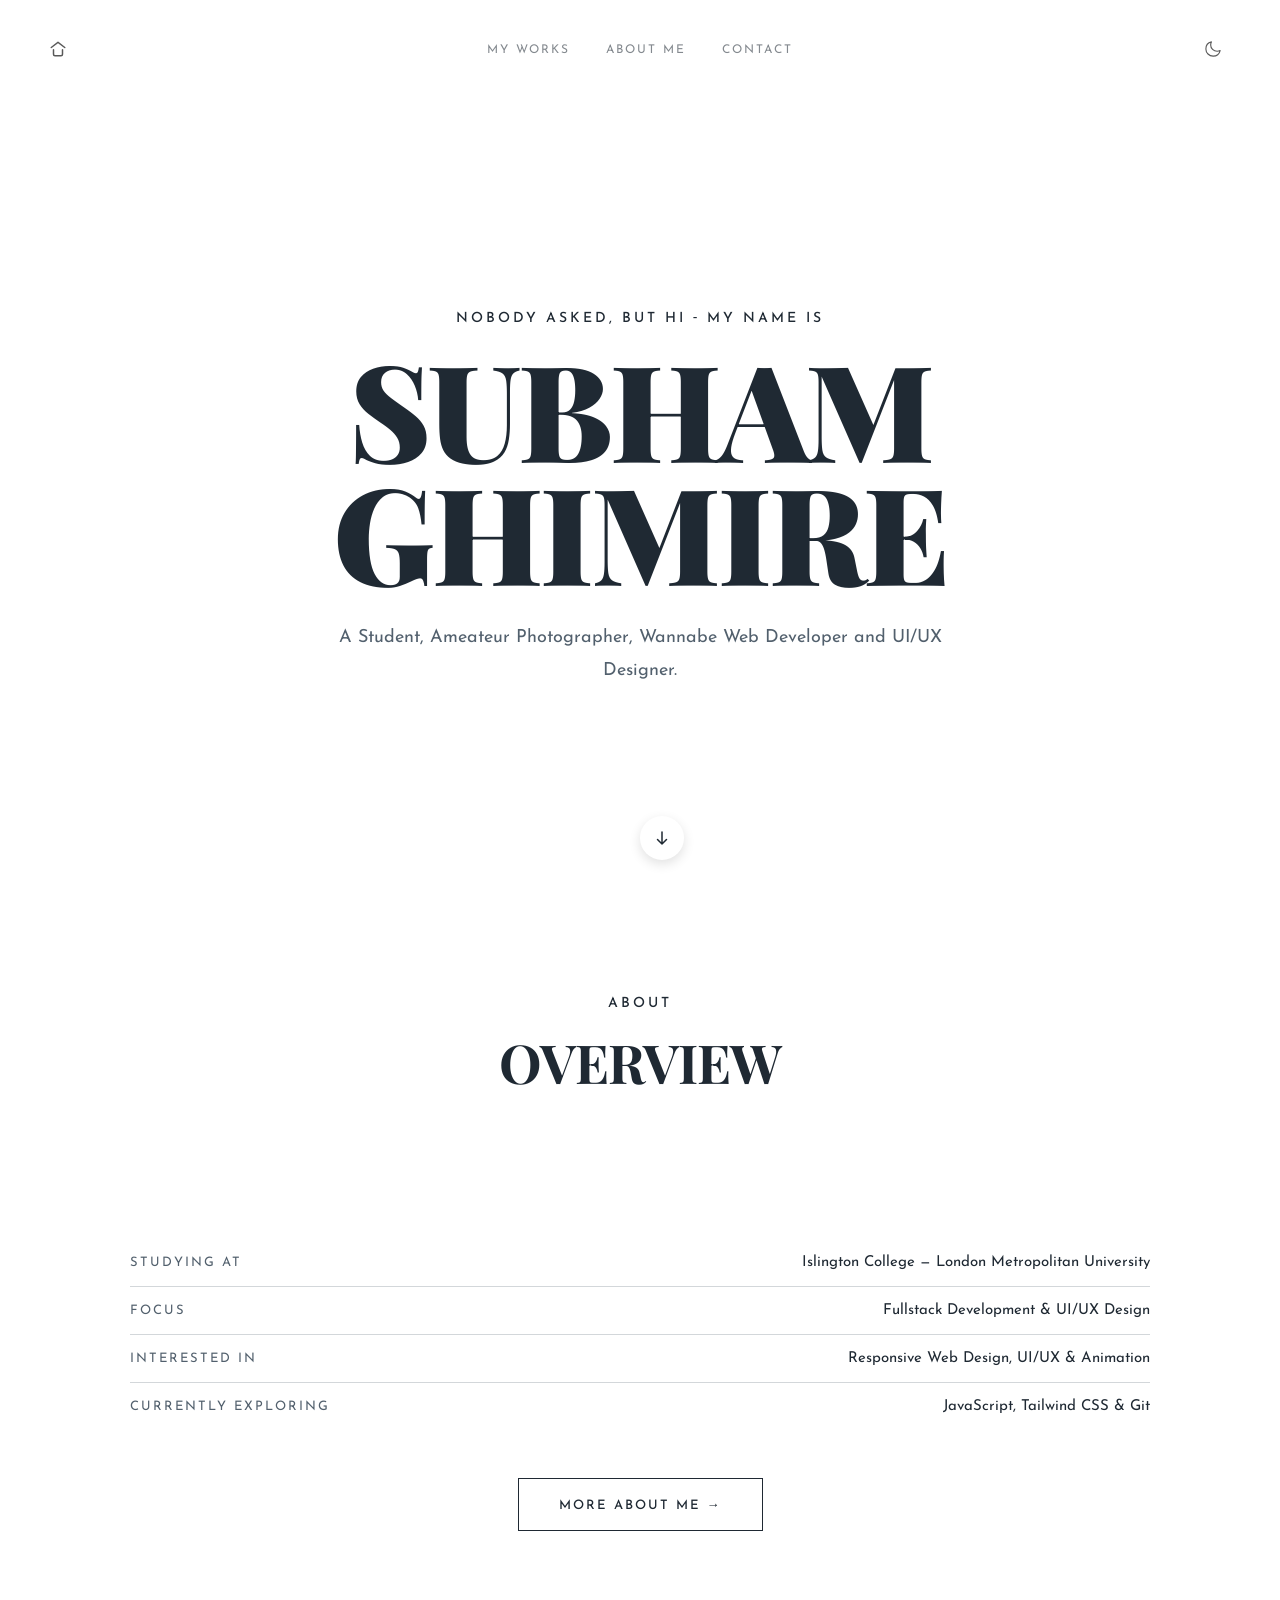
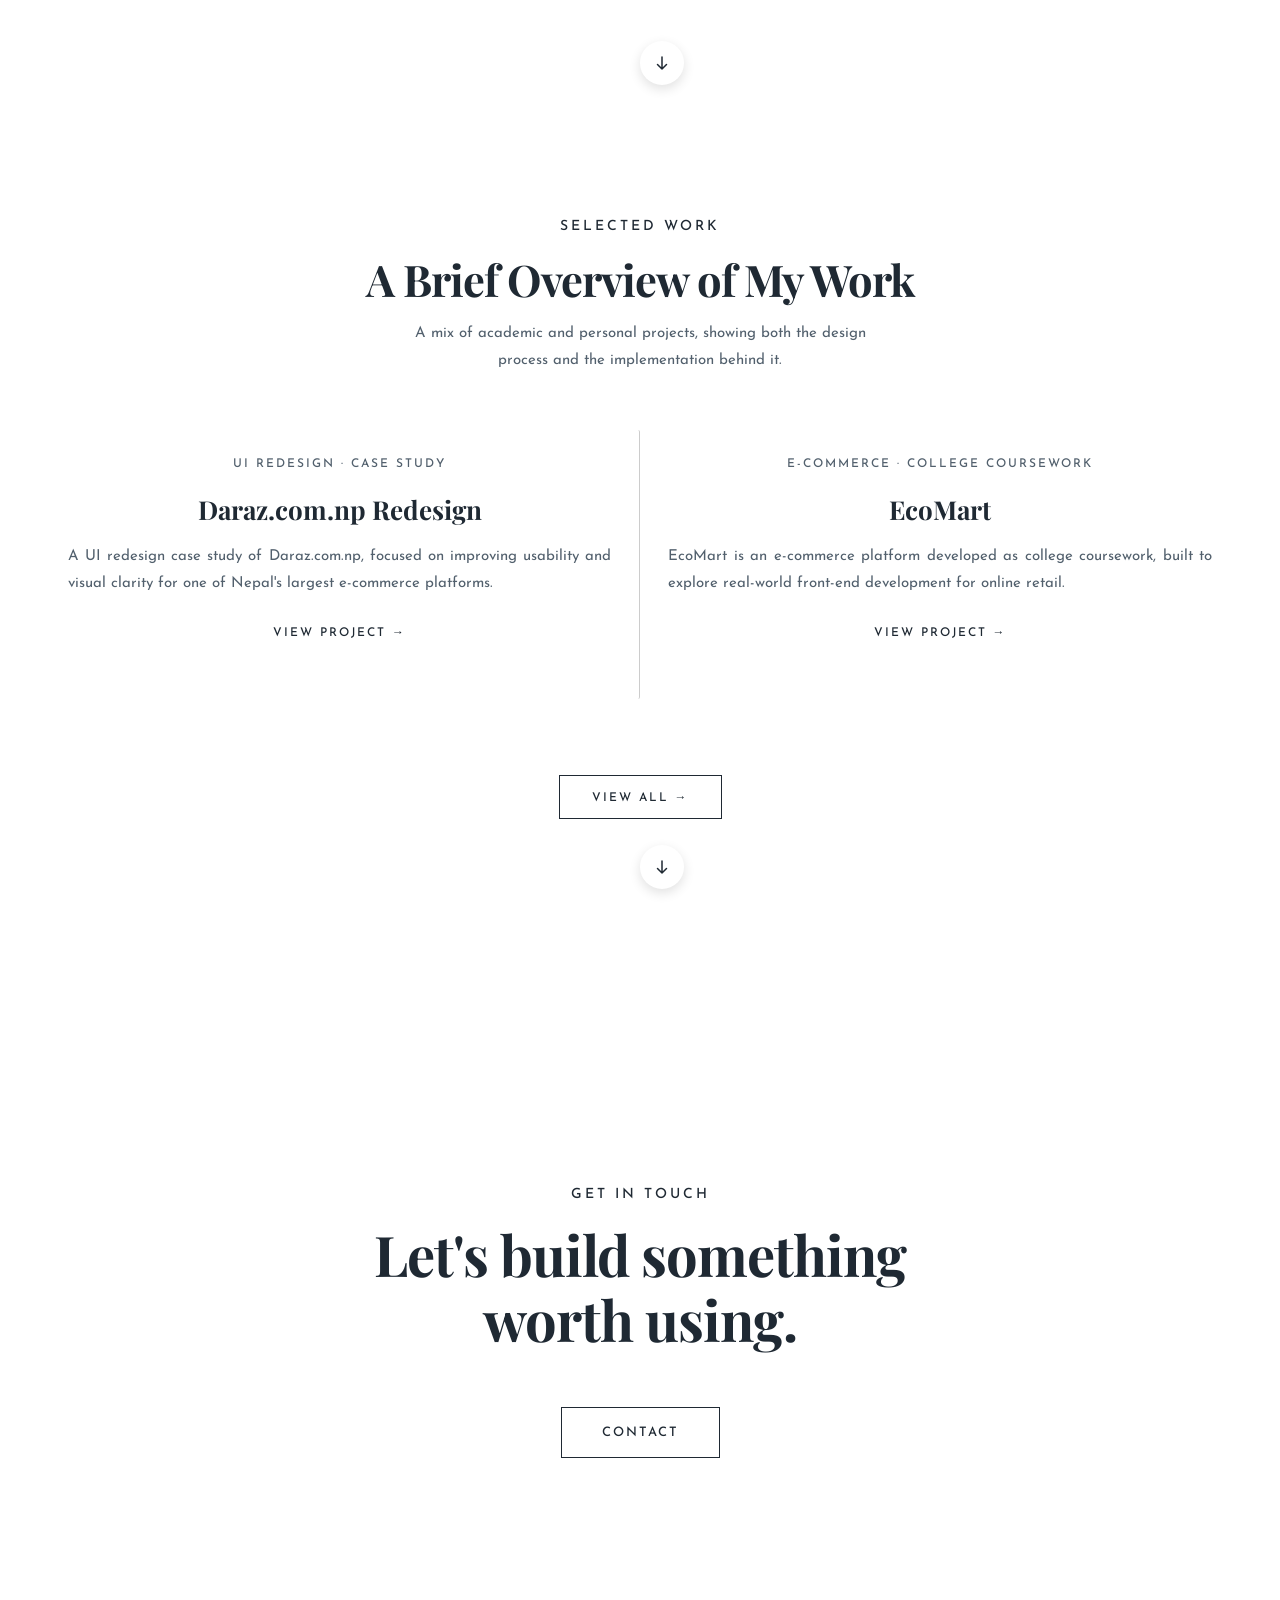
<file: index.html>
<!DOCTYPE html>
<html lang="en">
<head>
    <meta charset="UTF-8">
    <meta name="viewport" content="width=device-width, initial-scale=1.0">
    <title>Subham Ghimire | Portfolio</title>

    <link rel="icon" type="image/png" href="assets/icon.png" sizes="32x32">

    <link rel="stylesheet" href="css/style.css">

</head>

<body>

<script>if(sessionStorage.getItem('darkMode')==='on')document.body.classList.add('dark-mode');</script>

<header>

    <nav>

        <a href="#hero" class="homeButton">
            <img src="assets/home.svg" alt="Home" width="18" height="18">
        </a>

        <ul class="navLinks">
            <li><a href="pages/works.html">My Works</a></li>
            <li><a href="pages/about.html">About Me</a></li>
            <li><a href="pages/contact.html">Contact</a></li>
        </ul>

        <button class="darkModeToggle" id="darkModeToggle" aria-label="Toggle dark mode">
            <img src="assets/dark.svg" alt="Toggle dark mode" width="18" height="18" data-dark="assets/dark.svg" data-light="assets/light.svg">
        </button>

    </nav>

</header>

<main>

    

    <section id="hero" class="fullSection centerBlock" style="padding:64px 24px;">

        <div style="width:min(760px, 100%);">

            <p class="eyebrow">
                Nobody asked, but Hi &dash; My name is
            </p>

            <h1 style="margin-bottom:28px; font-family:'Playfair Display', serif; font-size:clamp(48px, 10.5vw, 148px); font-weight:900; line-height:0.92; letter-spacing:-3px;">
                SUBHAM<br>
                GHIMIRE
            </h1>

            <p style="width:min(620px, 100%); margin:0 auto; font-size:clamp(15px, 4vw, 18px); line-height:1.85; color:var(--color-muted); text-align: center">
                A Student, Ameateur Photographer, Wannabe Web Developer and UI/UX Designer.
            </p>

        </div>

        <button class="scrollDown" data-target="#about" aria-label="Scroll to About section" style="position:absolute; left:50%; bottom:40px;">
            <svg width="18" height="18" viewBox="0 0 24 24" fill="none" stroke="currentColor" stroke-width="2" stroke-linecap="round" stroke-linejoin="round"><path d="M12 4v16M6 14l6 6 6-6"/></svg>
        </button>

    </section>

    

    <section id="about" class="fullSection" style="padding:96px 0;">

        <div class="sectionIntro">

            <p class="eyebrow">
                About
            </p>

            <h2 class="serifHeading" style="font-size:clamp(32px, 4.2vw, 56px);">
                OVERVIEW
            </h2>

        </div>

        <div style="padding: 90px;">

            <div>

                <ul style="list-style:none;">

                    <li class="factRow">
                        <span class="factLabel">Studying at</span>
                        <span class="factValue">Islington College &mdash; London Metropolitan University</span>
                    </li>

                    <li class="factRow">
                        <span class="factLabel">Focus</span>
                        <span class="factValue">Fullstack Development &amp; UI/UX Design</span>
                    </li>

                    <li class="factRow">
                        <span class="factLabel">Interested in</span>
                        <span class="factValue">Responsive Web Design, UI/UX &amp; Animation</span>
                    </li>

                    <li class="factRow" style="border-bottom:none;">
                        <span class="factLabel">Currently exploring</span>
                        <span class="factValue">JavaScript, Tailwind CSS &amp; Git</span>
                    </li>

                </ul>

                <div style="text-align:center; margin-top:48px;">
                    <a href="pages/about.html" class="ctaButton" style="display:inline-block; padding:18px 40px; text-decoration:none; font-size:13px; font-weight:500; letter-spacing:2px; text-transform:uppercase;">
                        More About Me &rarr;
                    </a>
                </div>

            </div>

        </div>

        <button class="scrollDown" data-target="#work" aria-label="Scroll to Selected Work section" style="position:absolute; left:50%; bottom:32px;">
            <svg width="18" height="18" viewBox="0 0 24 24" fill="none" stroke="currentColor" stroke-width="2" stroke-linecap="round" stroke-linejoin="round"><path d="M12 4v16M6 14l6 6 6-6"/></svg>
        </button>

    </section>

    

    <section id="work" class="fullSection" style="padding:80px 0;">

        <div class="sectionIntro">

            <p class="eyebrow">
                Selected Work
            </p>

            <h2 class="serifHeading" style="max-width:640px; margin:0 auto; font-size:clamp(28px, 3.4vw, 48px);">
                A Brief Overview of My Work
            </h2>

            <p style="max-width:460px; margin:16px auto 0; font-size:15px; line-height:1.8; color:var(--color-muted);">
                A mix of academic and personal projects, showing both the design process
                and the implementation behind it.
            </p>

           

        </div>

        <div style="display:grid; grid-template-columns:repeat(auto-fit, minmax(min(380px, 100%), 1fr));">

            <article class="workCard workCard--daraz" style="padding:28px; display:flex; flex-direction:column; border-radius:2px; border-right: 1px solid #ccc;">

                <p class="cardTag">
                    UI Redesign &middot; Case Study
                </p>

                <h3 class="cardTitle">
                    Daraz.com.np Redesign
                </h3>

                <p class="cardDesc">
                    A UI redesign case study of Daraz.com.np, focused on improving usability
                    and visual clarity for one of Nepal's largest e-commerce platforms.
                </p>

                <a href="https://www.figma.com/proto/6S8n9WeEFWRbaRE1Iao4KX/Daraz.com.np-%7C-Re-designed?node-id=201-63&t=8VQKBX7LRQygTDNG-1" class="workLink" style="margin-bottom:32px; color:var(--color-text); text-decoration:none; font-size:12px; font-weight:500; letter-spacing:2px; text-transform:uppercase; text-align:center;">
                    View Project &rarr;
                </a>

                

            </article>

            <article class="workCard workCard--ecomart" style="padding:28px; display:flex; flex-direction:column; border-radius:2px;">

                <p class="cardTag">
                    E-commerce &middot; College Coursework
                </p>

                <h3 class="cardTitle">
                    EcoMart
                </h3>

                <p class="cardDesc">
                    EcoMart is an e-commerce platform developed as college coursework, built
                    to explore real-world front-end development for online retail.
                </p>

                <a href="https://subghimire40.github.io/ecoMart/" class="workLink" style="margin-bottom:32px; color:var(--color-text); text-decoration:none; font-size:12px; font-weight:500; letter-spacing:2px; text-transform:uppercase; text-align:center;">
                    View Project &rarr;
                </a>

                
            </article>

        </div>

            <div style="text-align:center; margin-top:48px;">
                    <a href="pages/works.html" class="ctaButton" style="display:inline-block; margin-top:28px; padding:14px 32px; text-decoration:none; font-size:12px; font-weight:500; letter-spacing:2px; text-transform:uppercase;">
                        View All &rarr;
                    </a>
                </div>


        <button class="scrollDown" data-target="#contact" aria-label="Scroll to Contact section" style="position:absolute; left:50%; bottom:32px;">
            <svg width="18" height="18" viewBox="0 0 24 24" fill="none" stroke="currentColor" stroke-width="2" stroke-linecap="round" stroke-linejoin="round"><path d="M12 4v16M6 14l6 6 6-6"/></svg>
        </button>

    </section>

    

    <section id="contact" class="fullSection centerBlock" style="padding:96px 24px;">

        <div class="sectionIntro">

            <p class="eyebrow">
                Get In Touch
            </p>

            <h2 class="serifHeading" style="width:min(640px, 100%); margin:0 auto; font-size:clamp(30px, 4.4vw, 56px);">
                Let's build something worth using.
            </h2>

        </div>

        <a href="pages/contact.html" class="ctaButton" style="display:inline-block; padding:18px 40px; text-decoration:none; font-size:13px; font-weight:500; letter-spacing:2px; text-transform:uppercase;">
            Contact
        </a>

    </section>

</main>

<script src="scripts/script.js" defer></script>

</body>
</html>
</file>
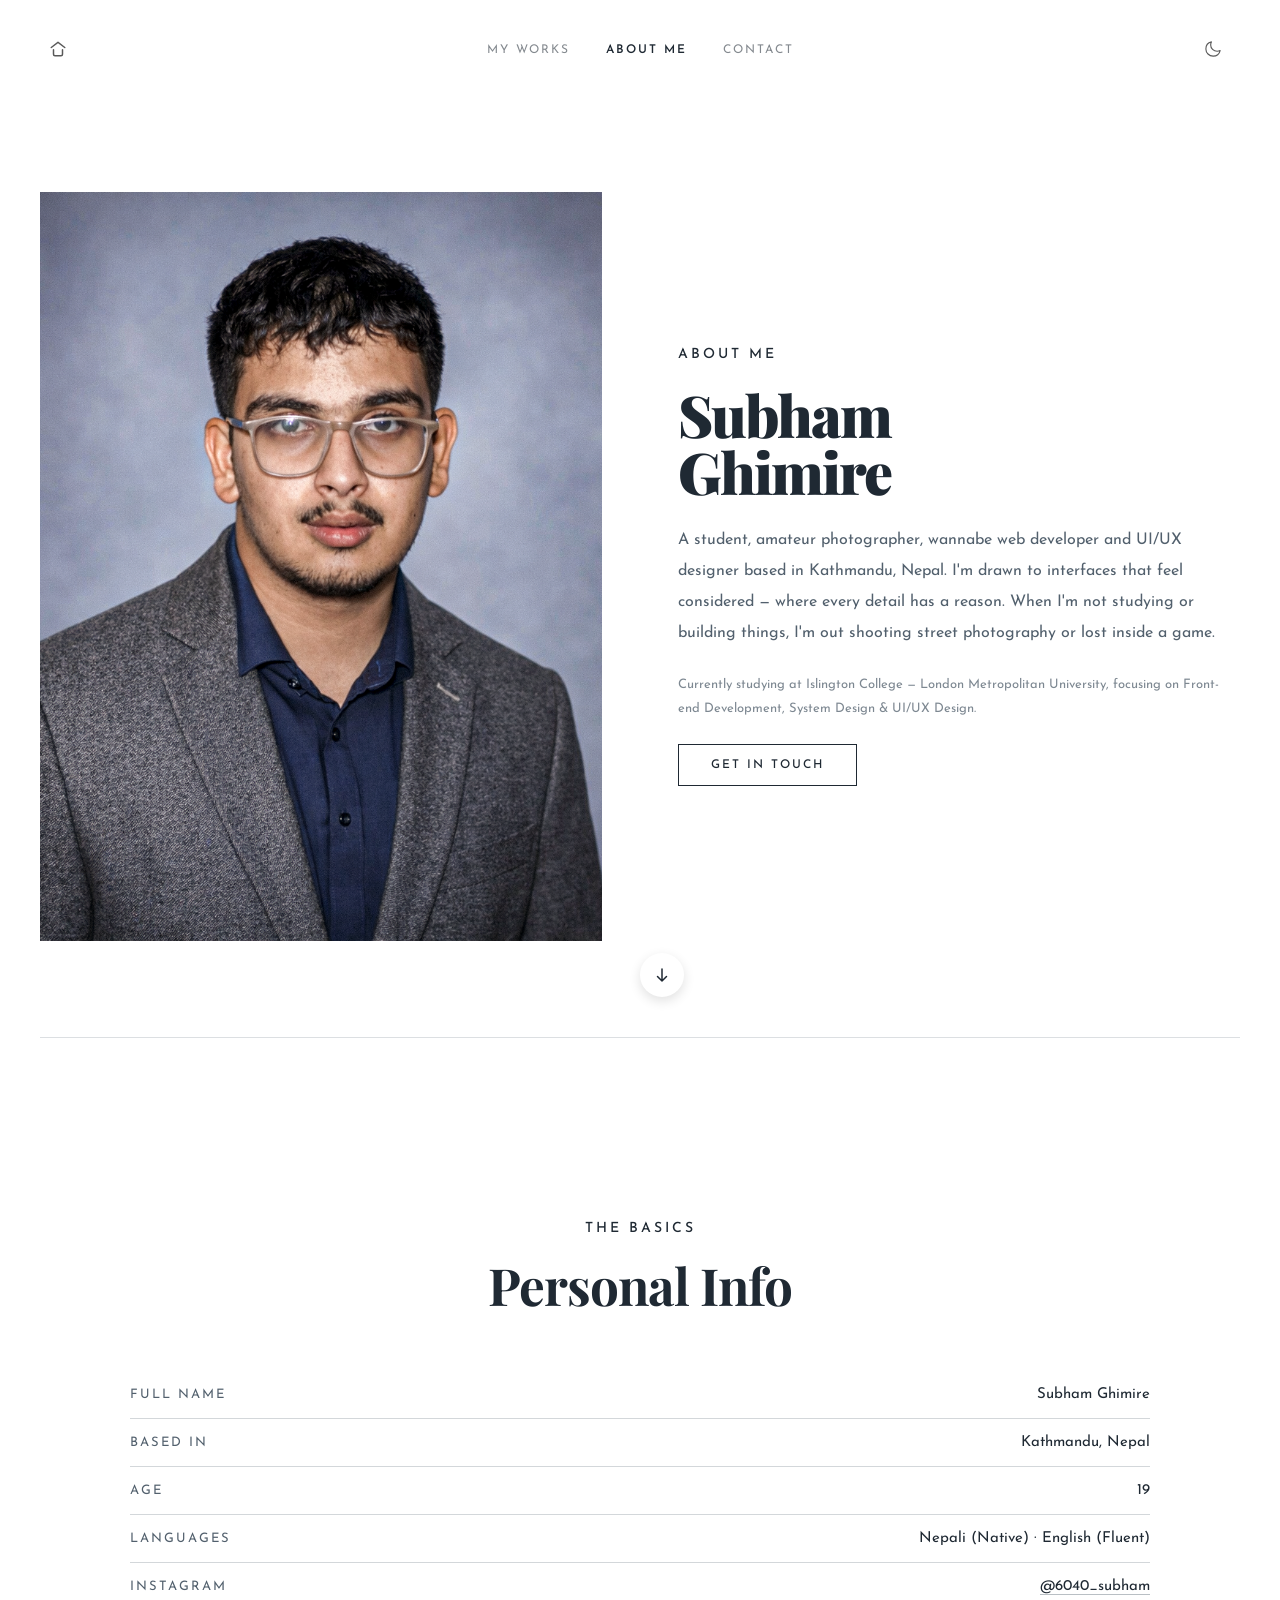
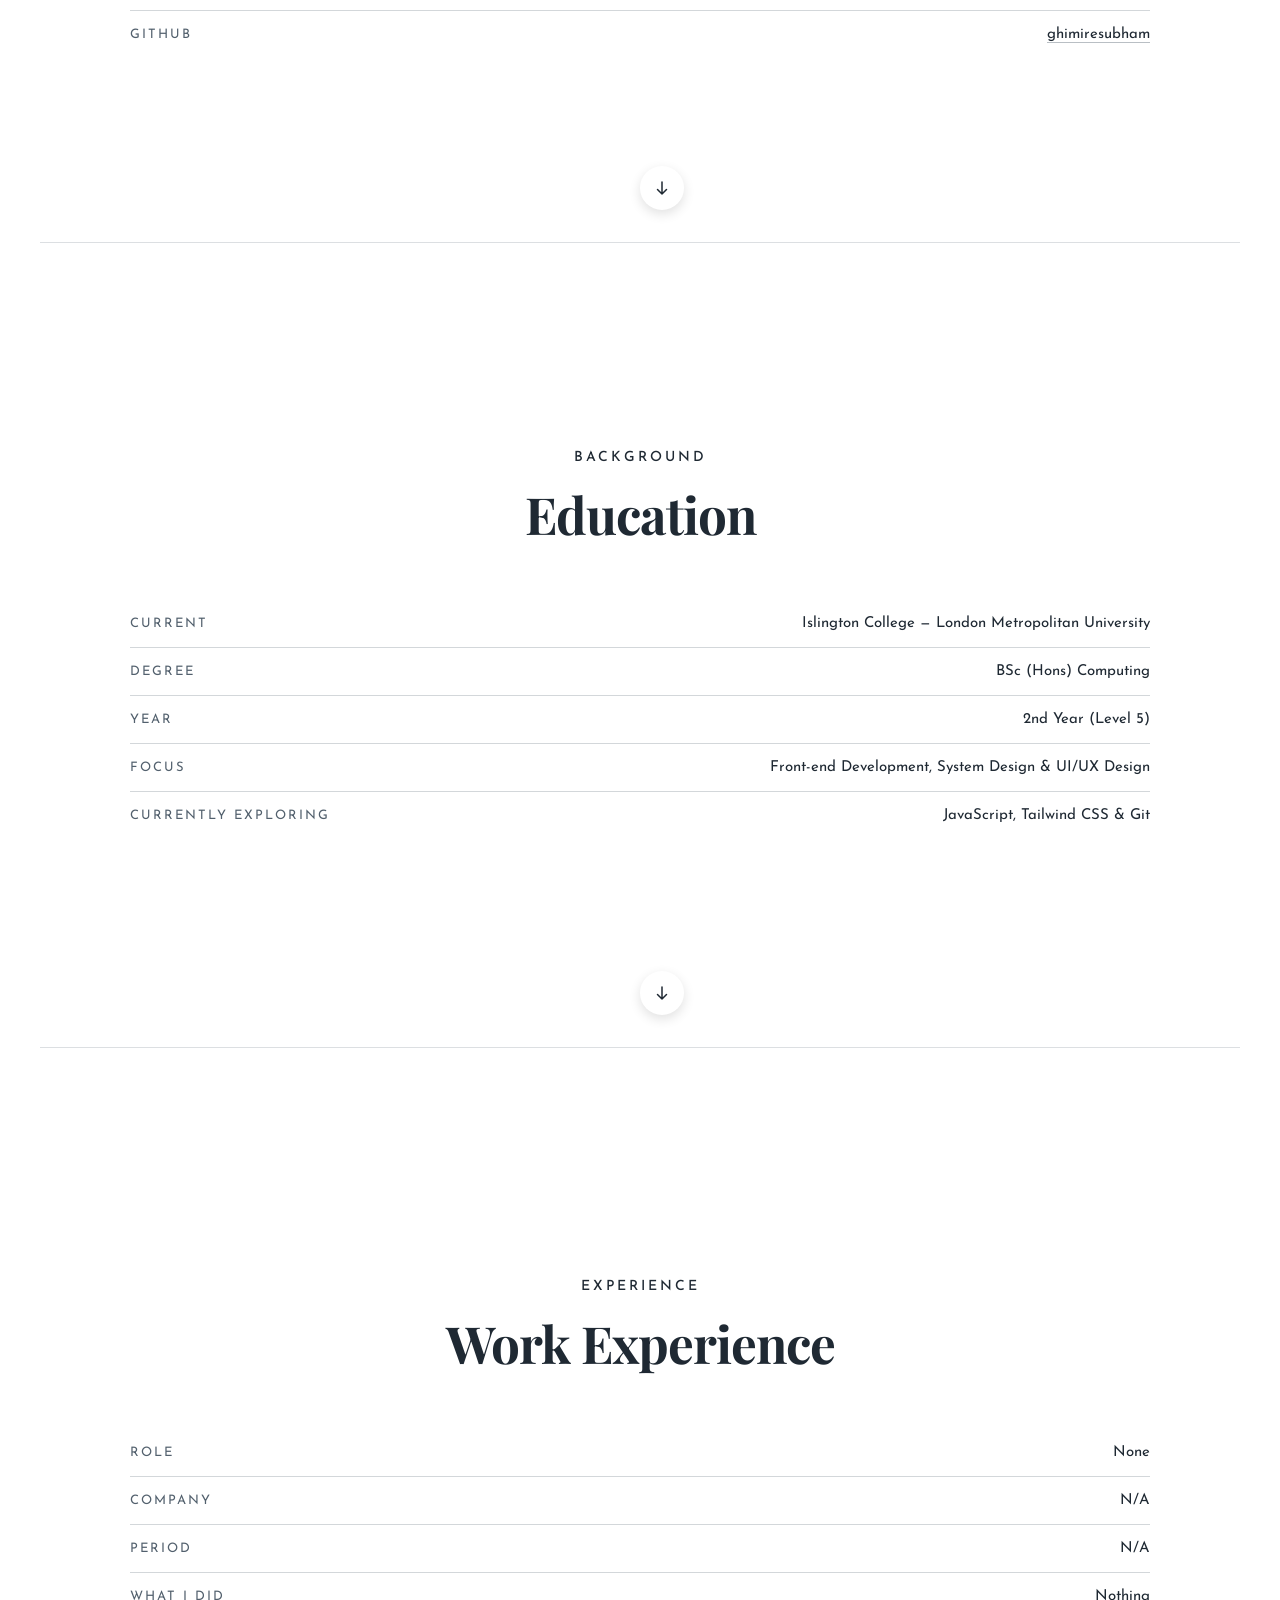
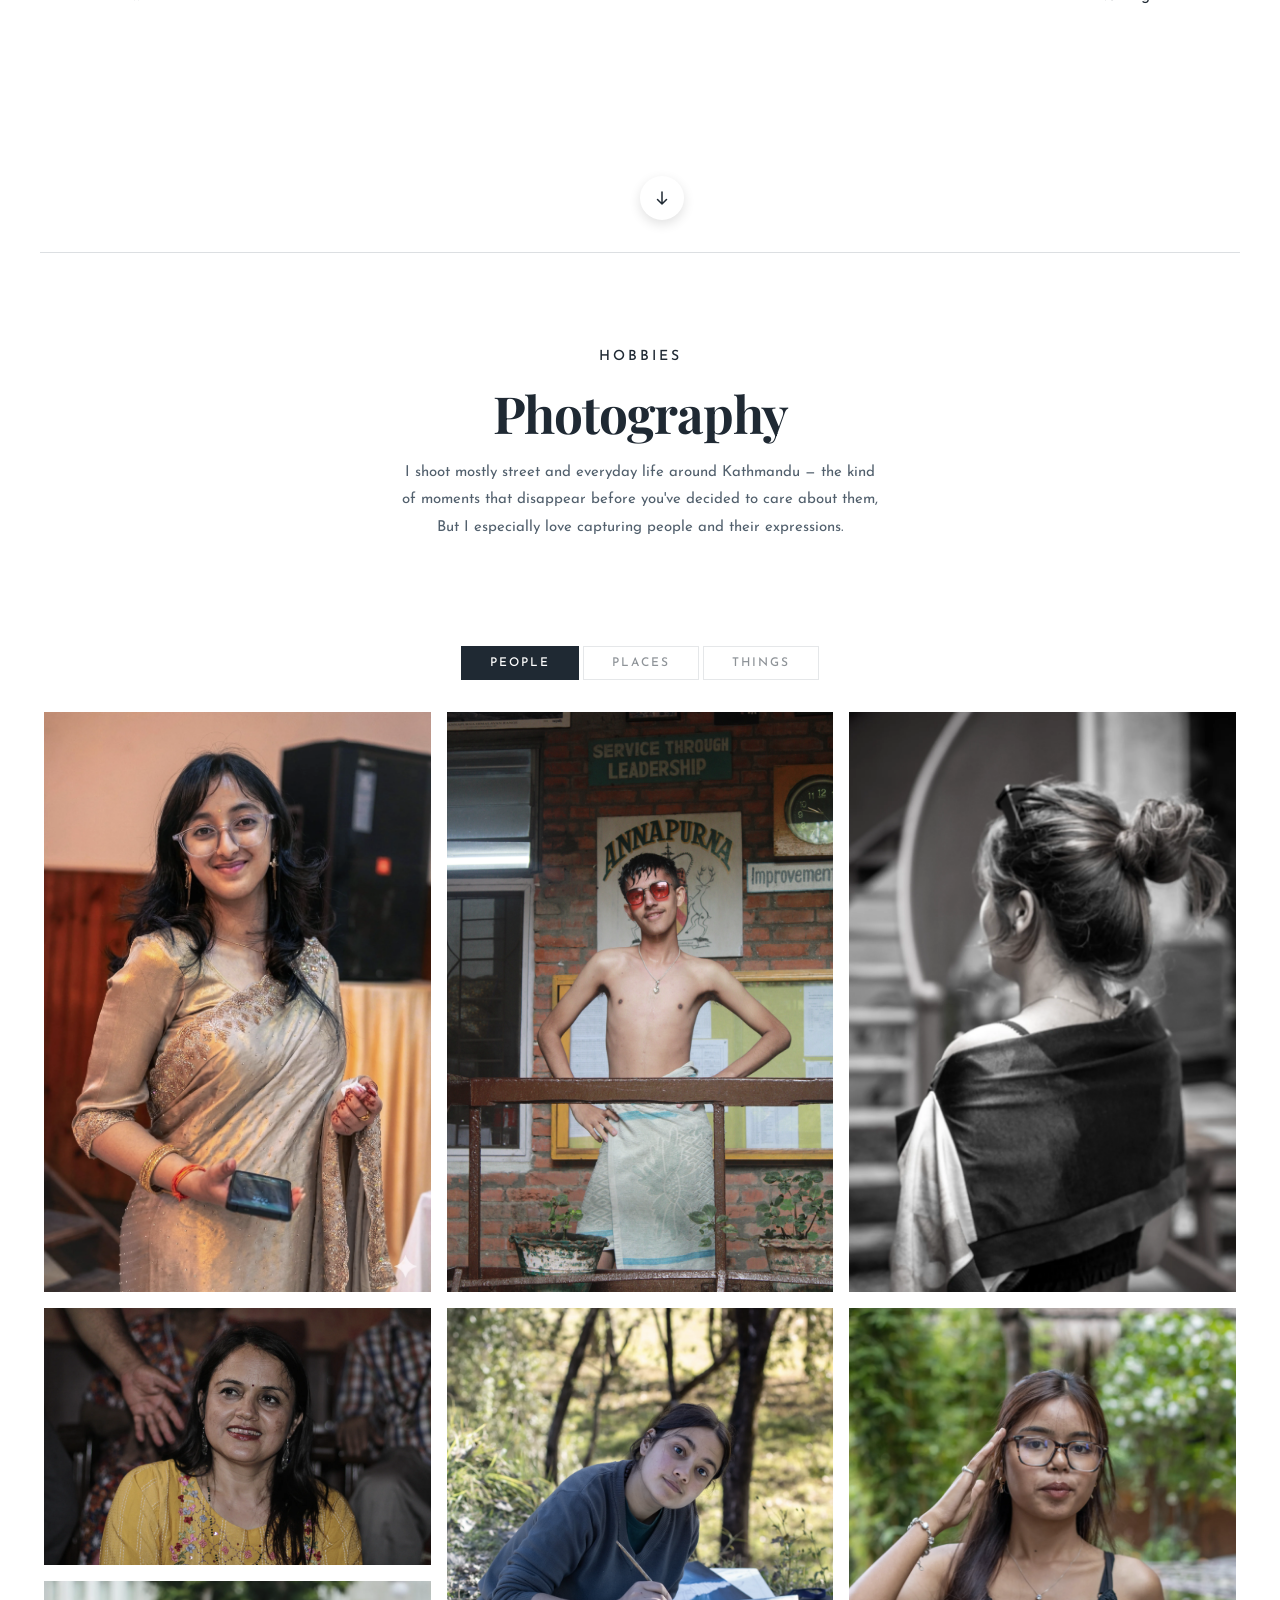
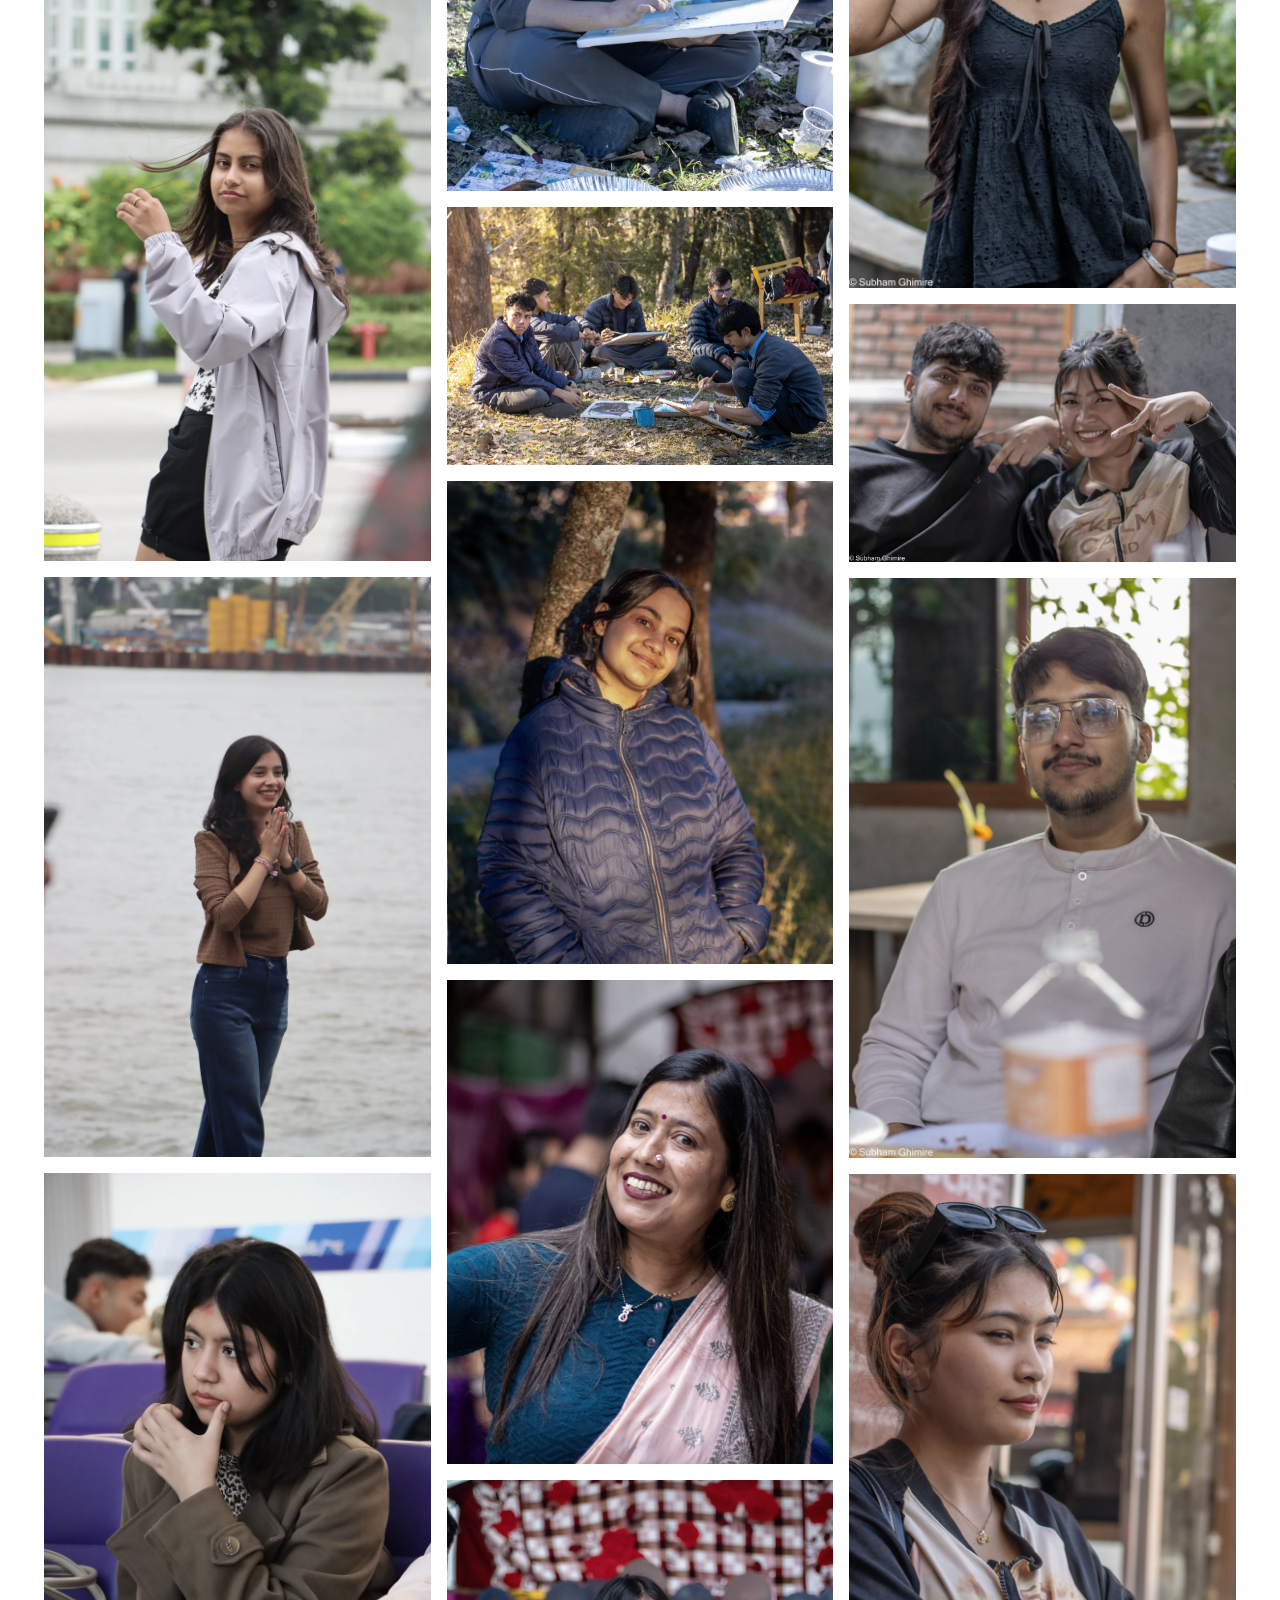
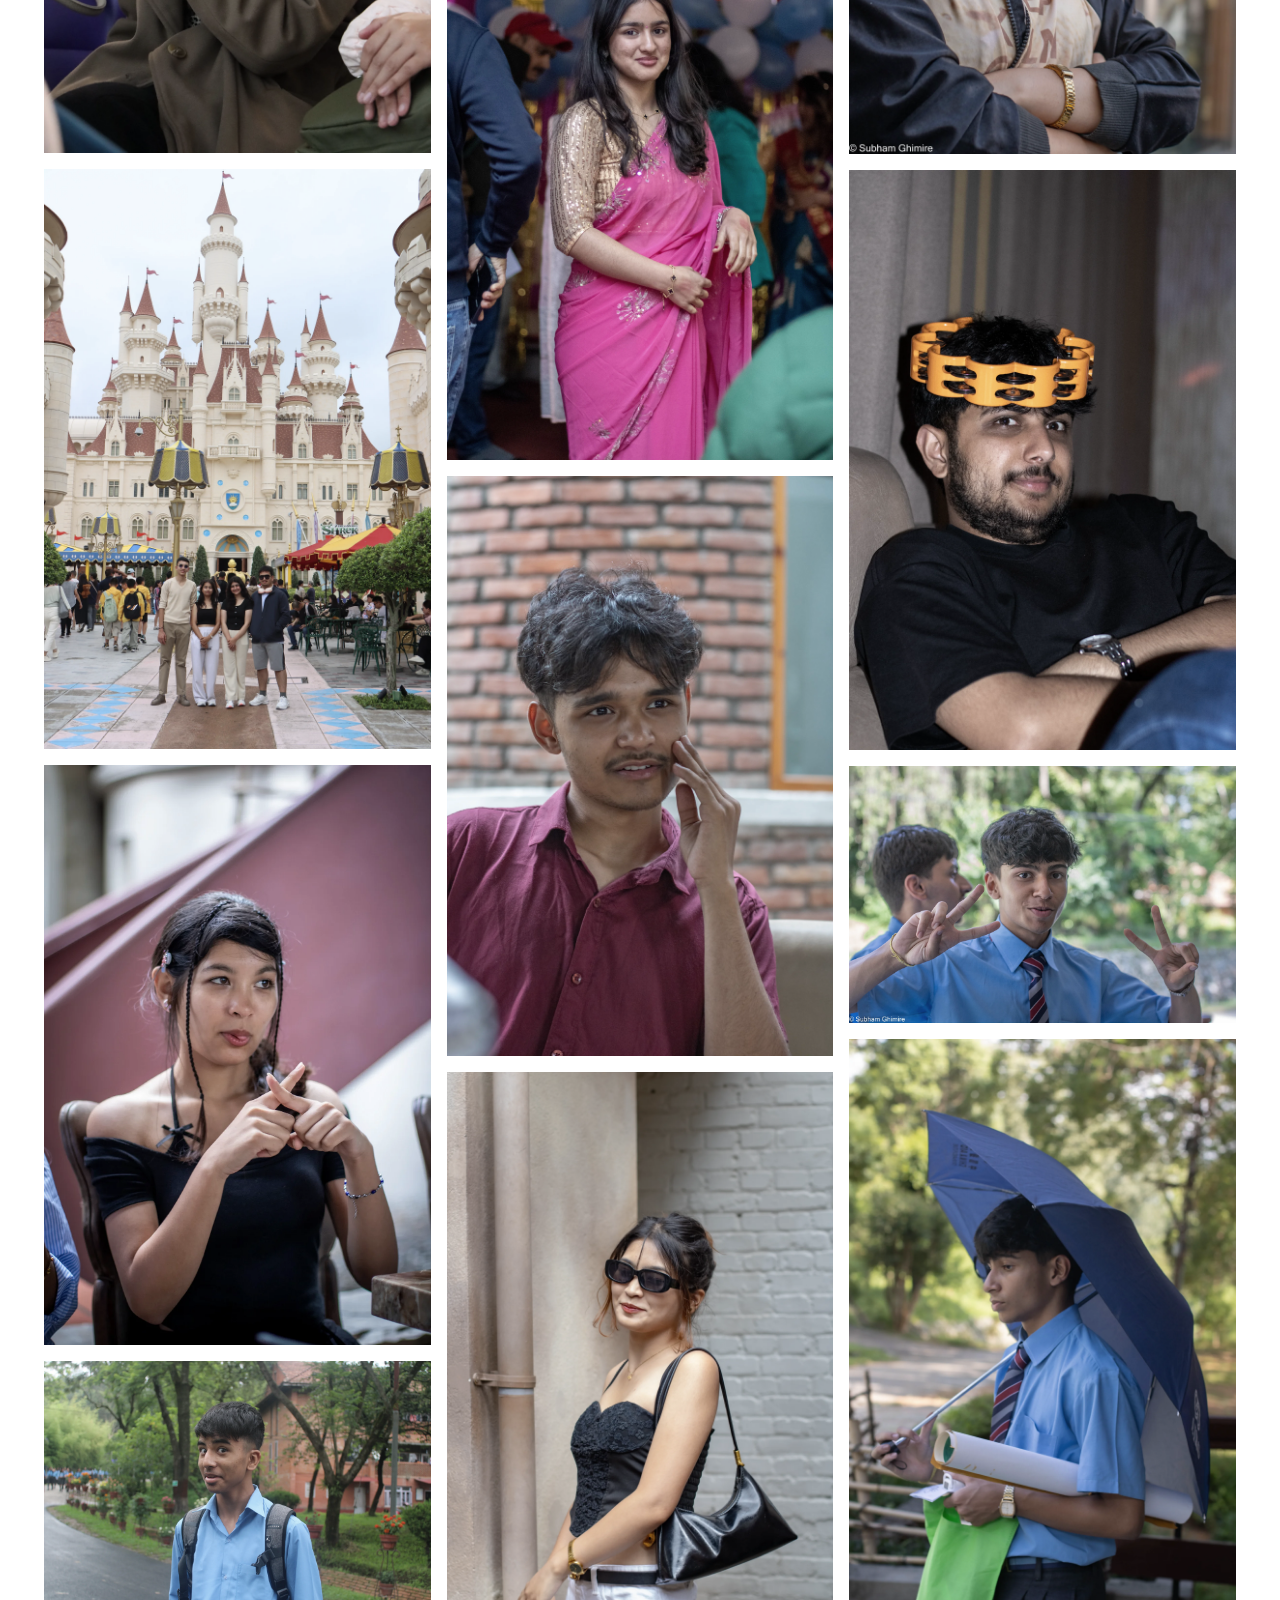
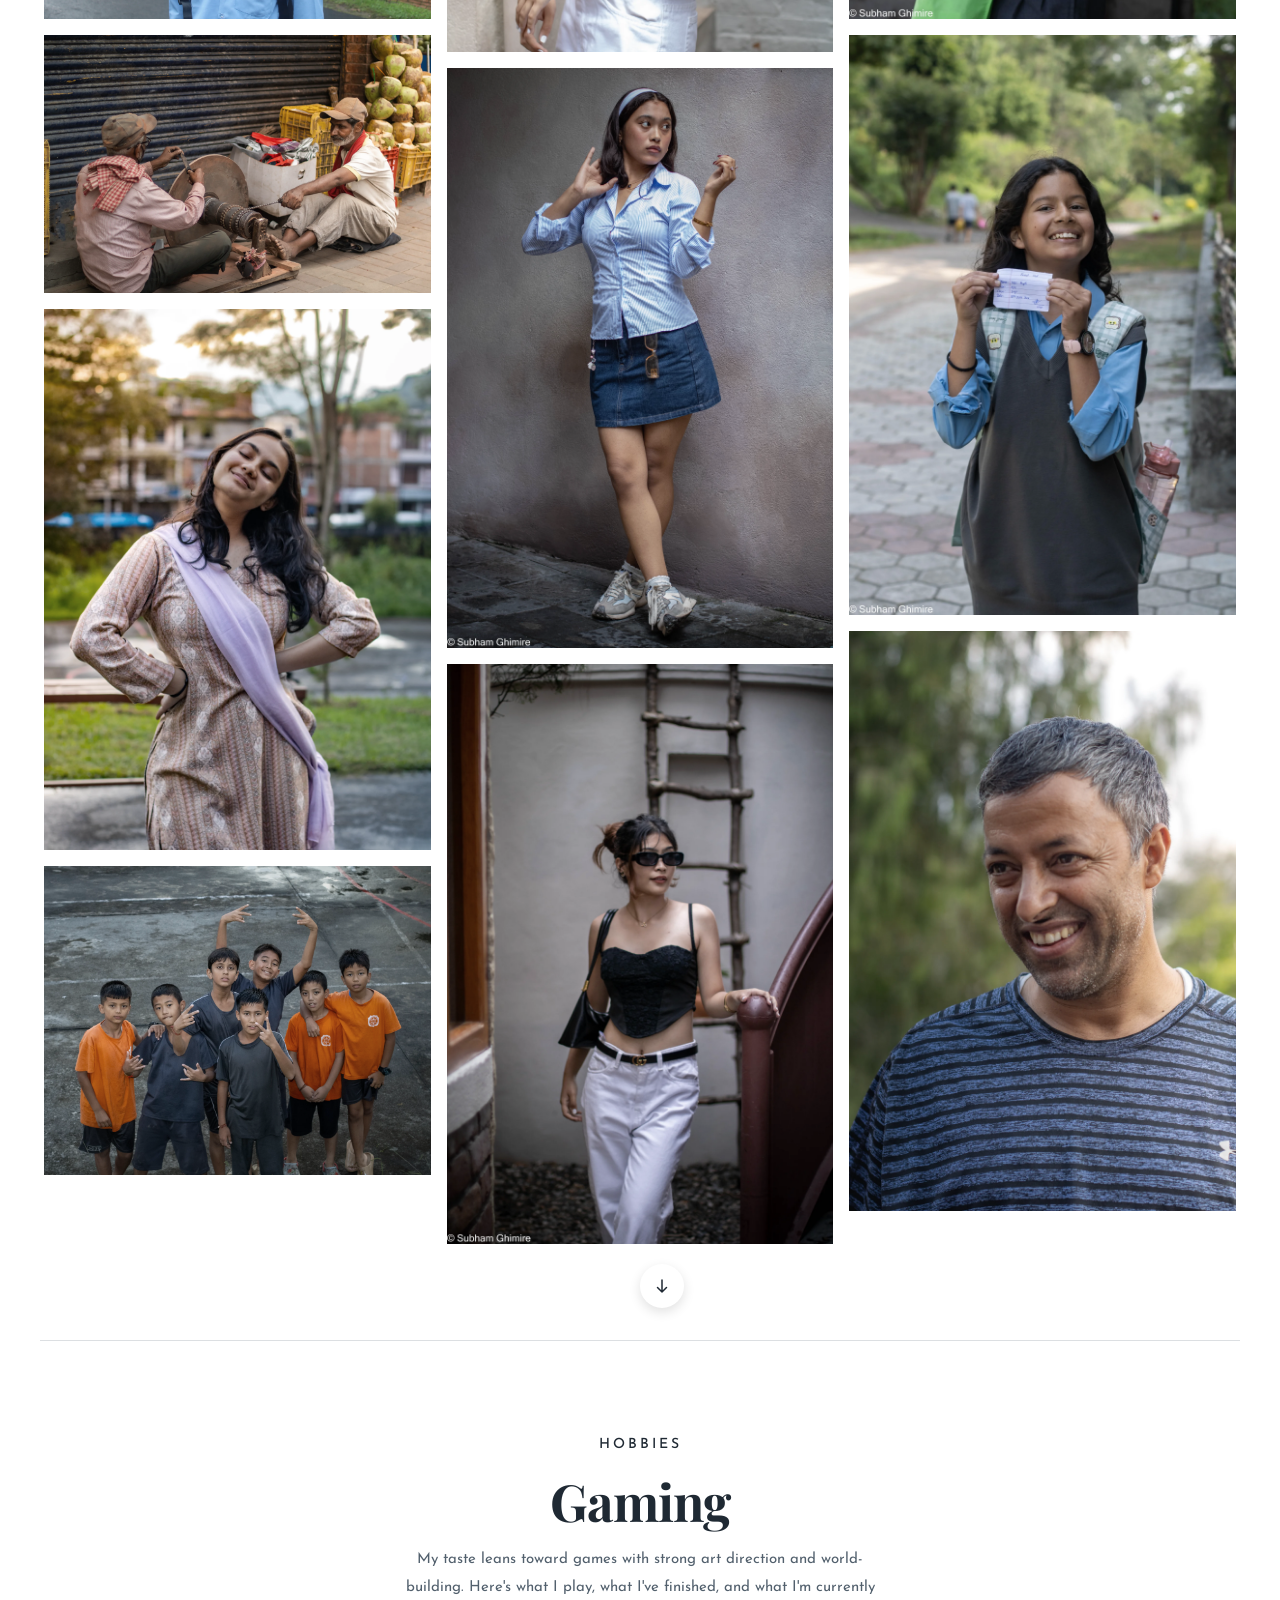
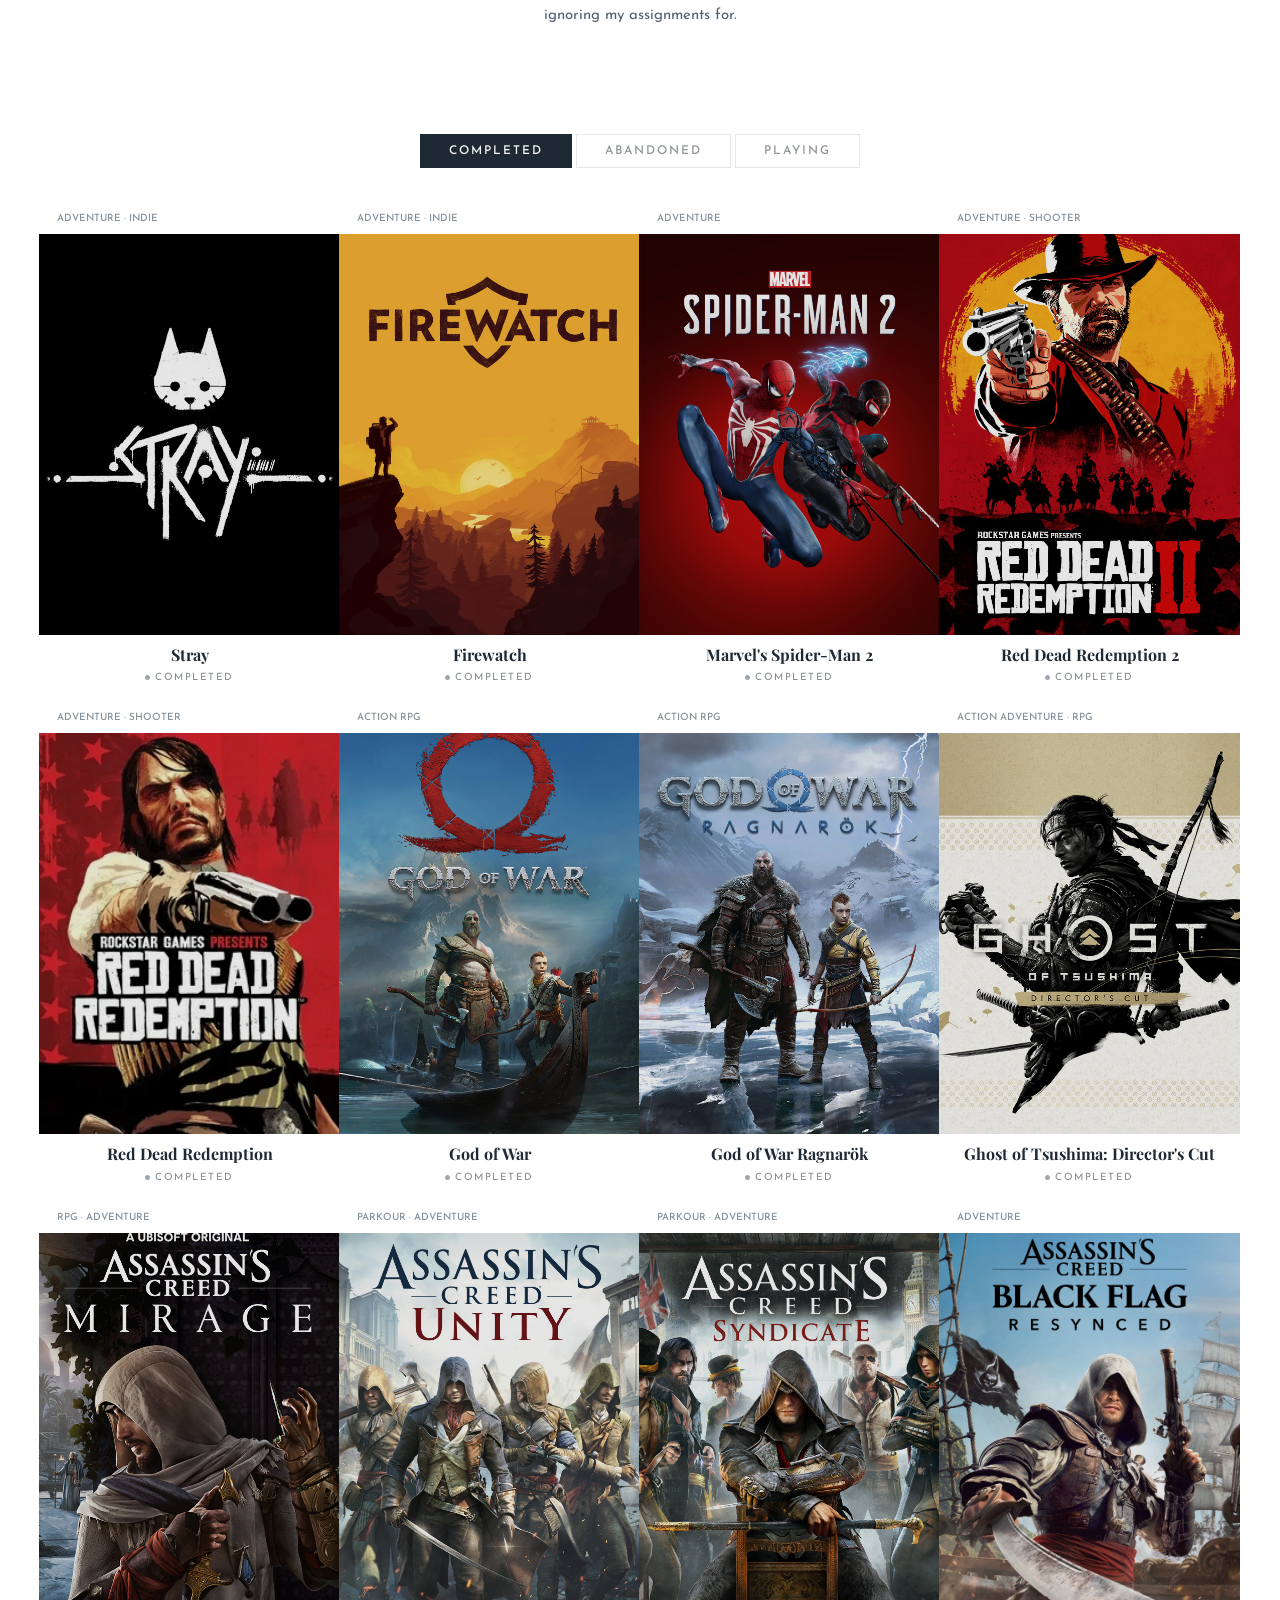
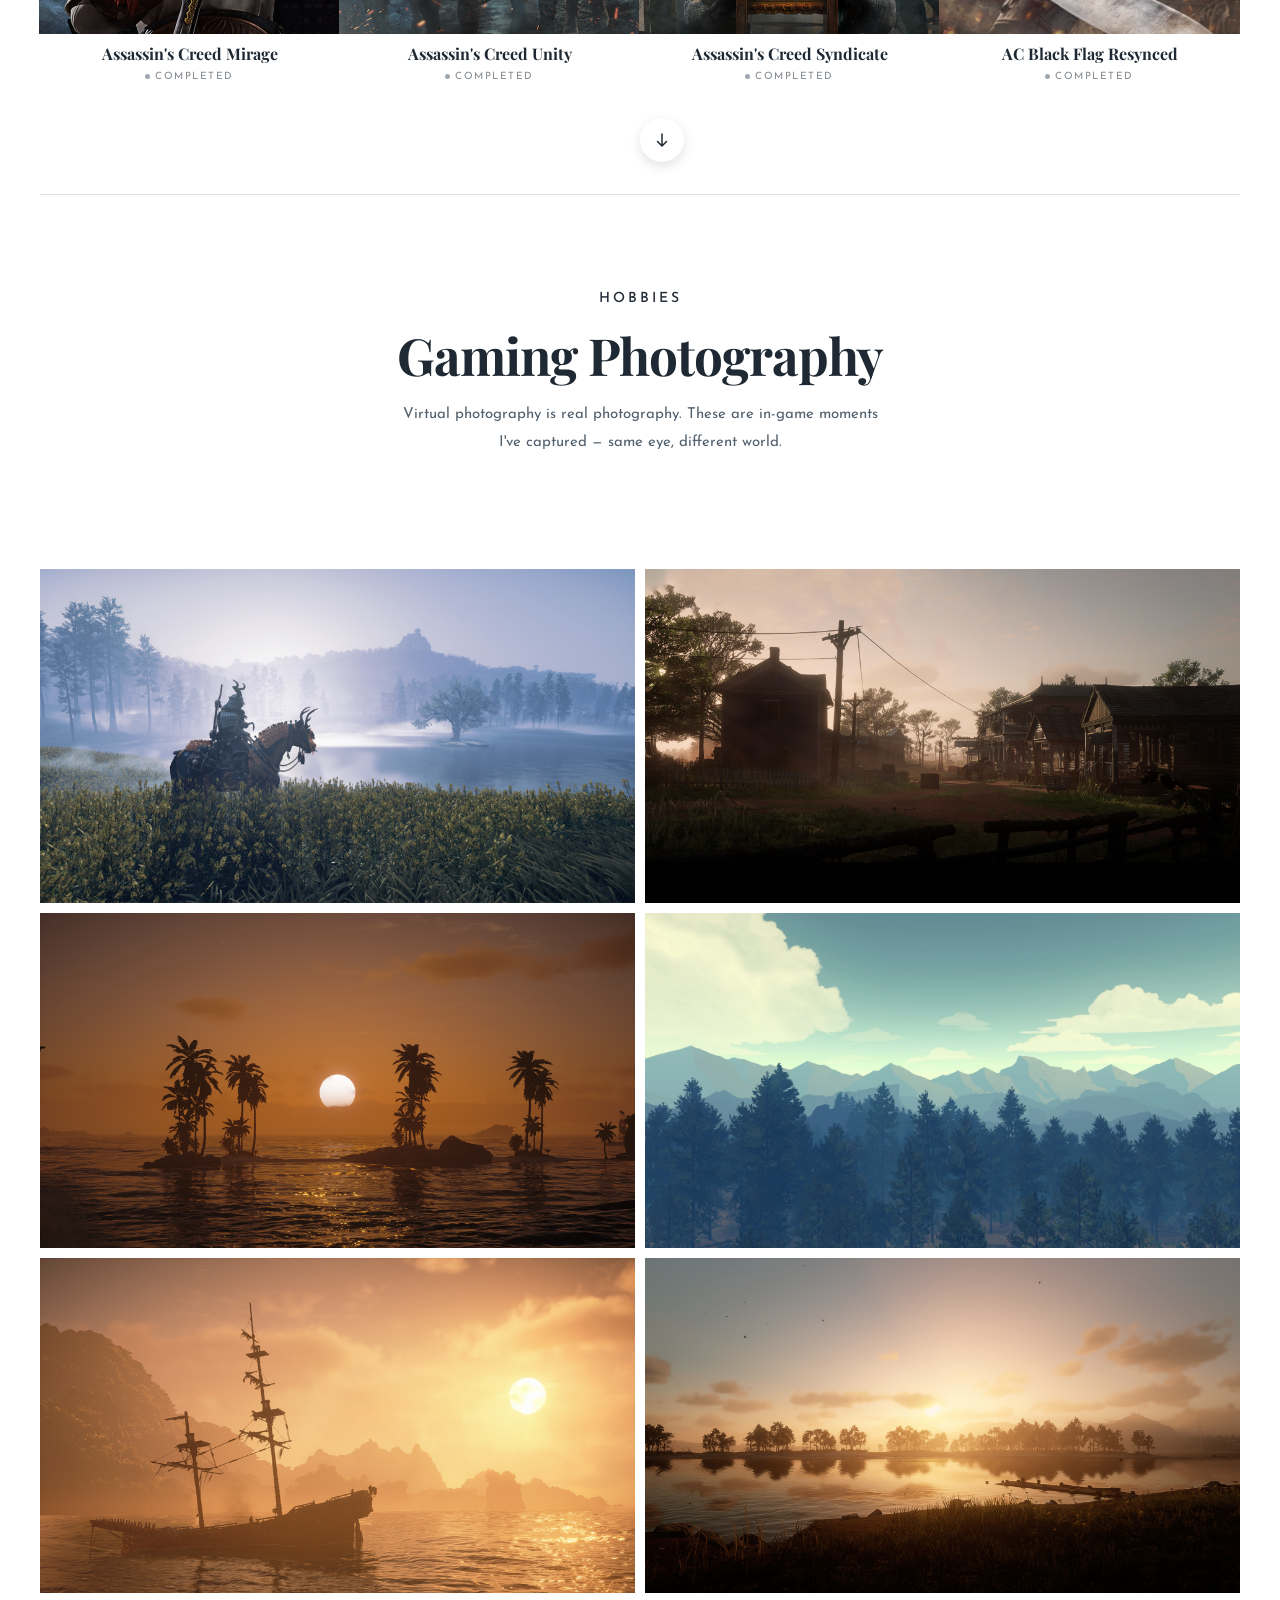
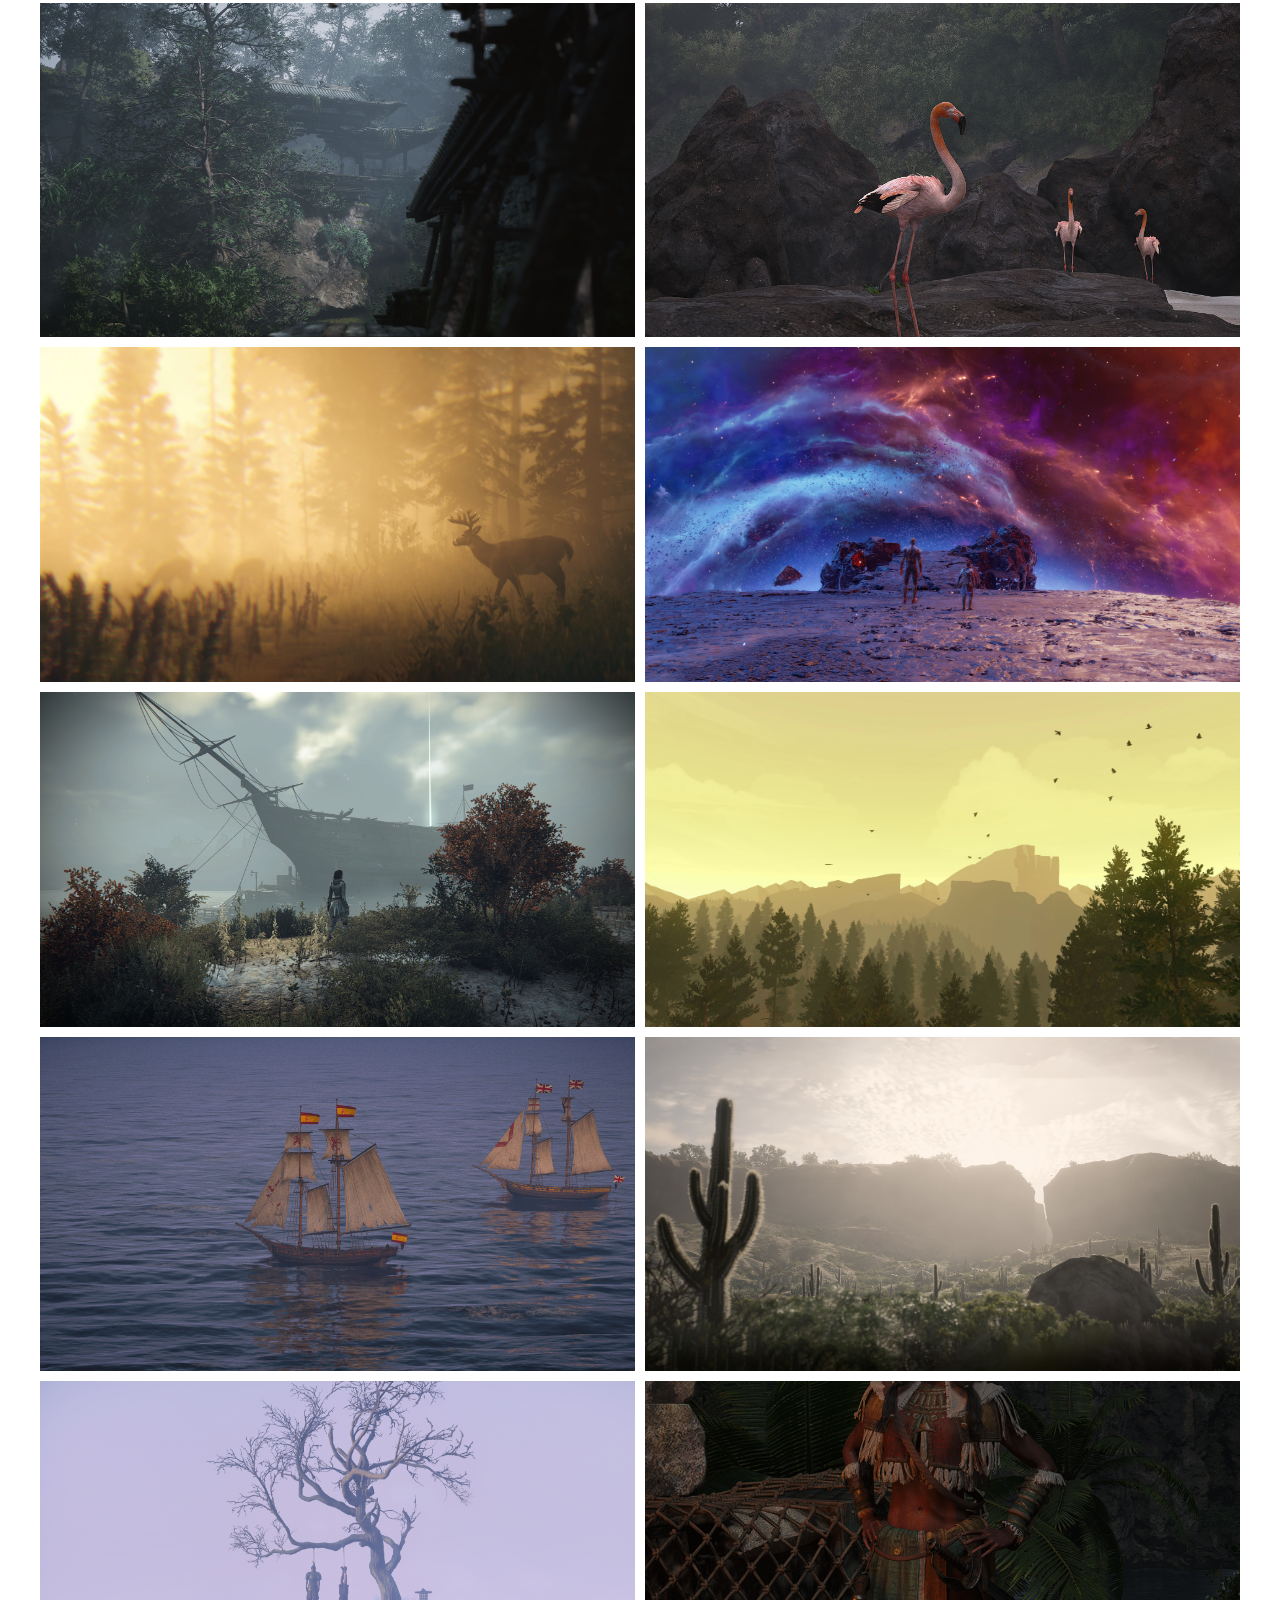
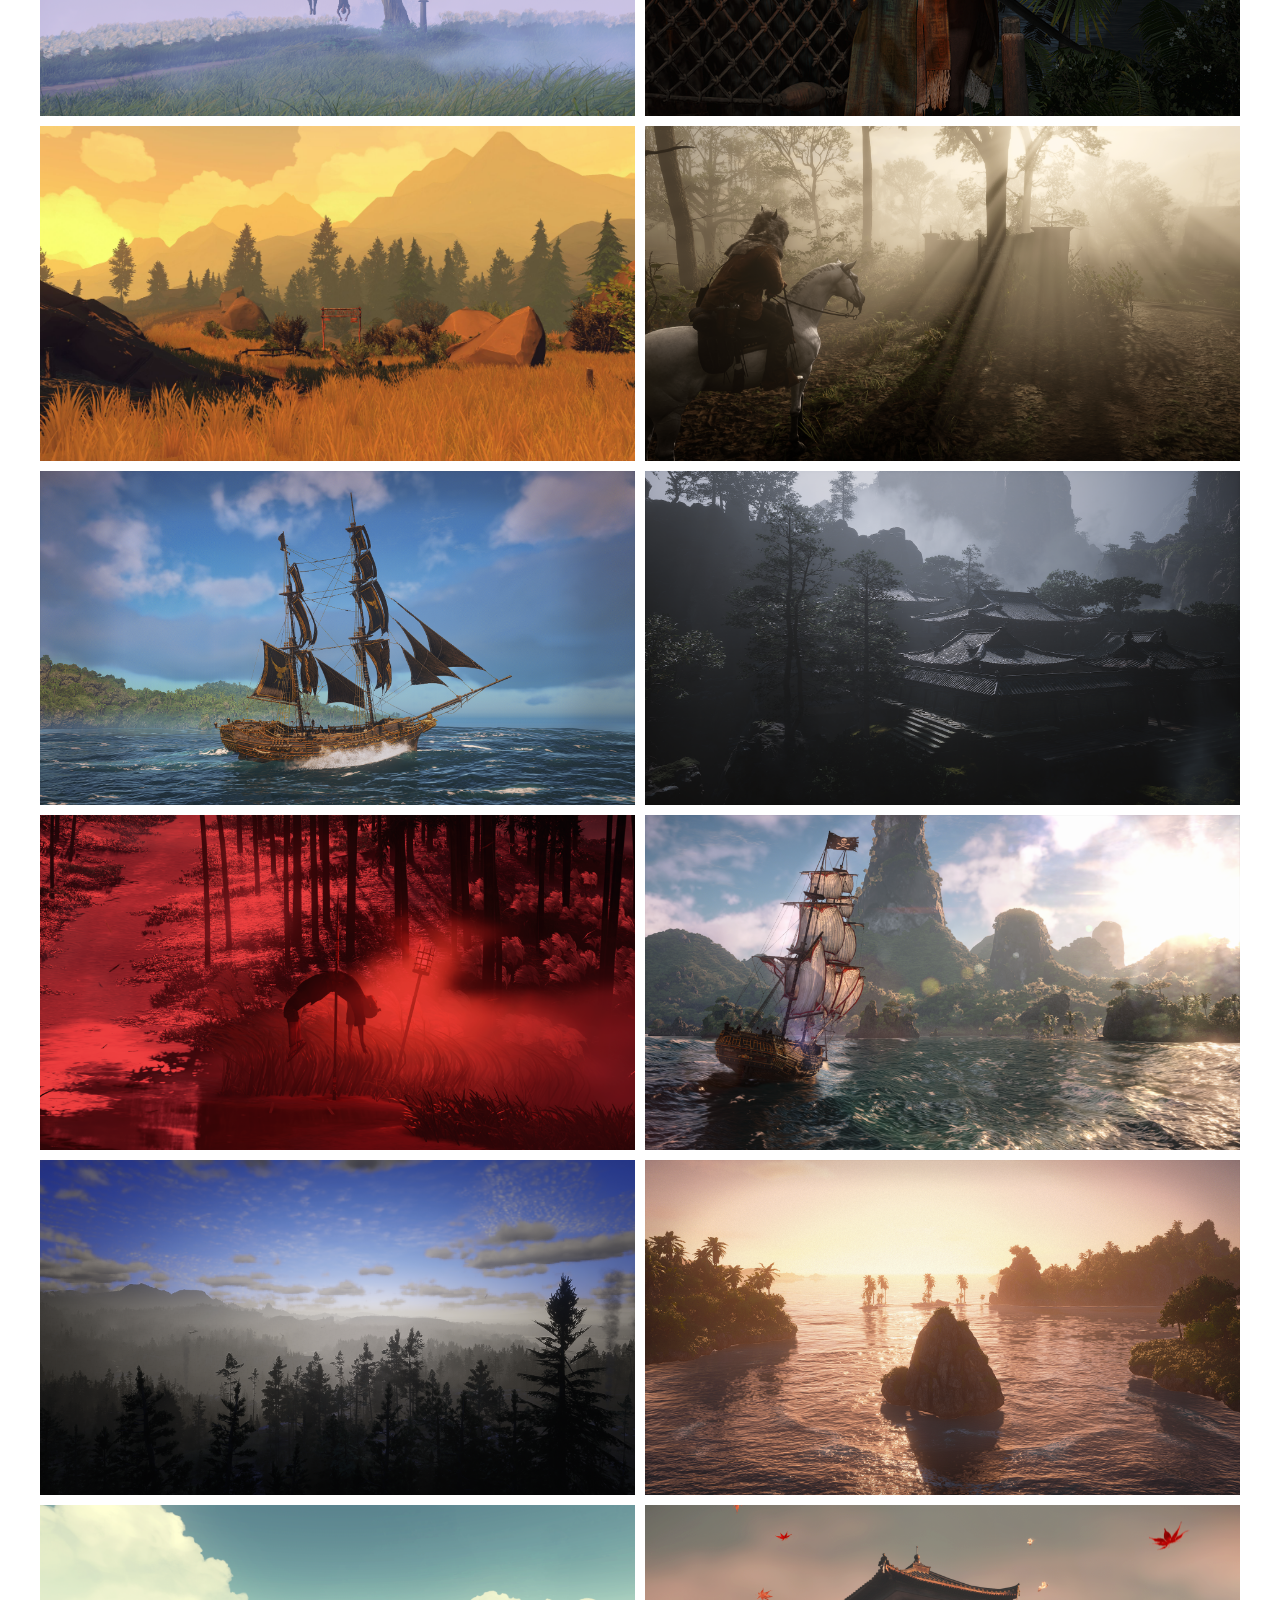
<file: pages/about.html>
<!DOCTYPE html>
<html lang="en">
<head>
    <meta charset="UTF-8">
    <meta name="viewport" content="width=device-width, initial-scale=1.0">
    <title>About Me | Subham Ghimire</title>

    <link rel="stylesheet" href="../css/style.css">
    <link rel="icon" type="image/png" href="../assets/icon.png" sizes="32x32">

    <style>
        .photoGrid {
            columns: 3;
            column-gap: 16px;
            width: 100%;
        }

        .photoGrid .photoItem {
            break-inside: avoid;
            margin-bottom: 16px;
            overflow: hidden;
            background: color-mix(in srgb, var(--color-muted) 10%, transparent);
        }

        .photoGrid .photoItem img {
            width: 100%;
            height: auto;
            display: block;
            transition: transform .5s ease, filter .5s ease;
            filter: grayscale(20%);
        }

        .photoGrid .photoItem:hover img {
            transform: scale(1.04);
            filter: grayscale(0%);
        }

        .photoPlaceholder {
            width: 100%;
            aspect-ratio: 4/3;
            background: color-mix(in srgb, var(--color-muted) 12%, transparent);
            display: flex;
            flex-direction: column;
            align-items: center;
            justify-content: center;
            gap: 10px;
            color: var(--color-muted);
            font-size: 11px;
            letter-spacing: 2px;
            text-transform: uppercase;
            transition: background .3s ease;
        }

        .photoPlaceholder:hover {
            background: color-mix(in srgb, var(--color-muted) 18%, transparent);
        }

        .photoPlaceholder svg { opacity: .35; }
        .photoPlaceholder span { opacity: .5; }

        .photoPlaceholder--tall { aspect-ratio: 3/4; }
        .photoPlaceholder--sq { aspect-ratio: 1/1; }

        @media (max-width: 768px) { .photoGrid { columns: 2; } }
        @media (max-width: 480px) { .photoGrid { columns: 1; } }

        .gameList {
            display: grid;
            grid-template-columns: repeat(auto-fill, minmax(min(300px, 100%), 1fr));
            gap: 0;
        }

        .gameItem {
            position: relative;
            overflow: hidden;
            display: flex;
            flex-direction: column;
            cursor: default;
            margin: -1px 0 0 -1px;
            transition: transform .3s ease, z-index 0s;
        }

        .gameItem:hover {
            transform: translateY(-3px) scale(1.01);
            z-index: 2;
            box-shadow: 0 12px 40px rgba(0,0,0,.18);
        }

        .gameItem__cover {
            width: 100%;
            aspect-ratio: 3/4;
            object-fit: cover;
            display: block;
            filter: saturate(85%) brightness(0.9);
            transition: filter .4s ease, transform .4s ease;
            -webkit-user-drag: none;
            -webkit-user-select: none;
            user-select: none;
            pointer-events: none;
        }

        .gameItem:hover .gameItem__cover {
            filter: saturate(105%) brightness(1);
            transform: scale(1.03);
        }

        .gameItem__meta {
            padding: 14px 18px 10px;
            background: var(--color-bg);
            display: flex;
            flex-direction: column;
            gap: 2px;
            order: -1;
        }

        .gameItem__foot {
            padding: 10px 18px 16px;
            background: var(--color-bg);
            display: flex;
            flex-direction: column;
            align-items: center;
            justify-content: space-between;
            gap: 8px;
        }

        .gameGenre {
            font-size: 10px;
            font-weight: 500;
            letter-spacing: 0px;
            text-transform: uppercase;
            color: var(--color-muted);
            opacity: .7;
        }

        .gameTitle {
            font-family: "Playfair Display", serif;
            font-size: 16px;
            font-weight: 700;
            line-height: 1.2;
            color: var(--color-text);
        }

        .gameStatus {
            display: inline-flex;
            align-items: center;
            gap: 5px;
            font-size: 10px;
            letter-spacing: 1.5px;
            text-transform: uppercase;
            color: var(--color-text);
            opacity: .55;
            white-space: nowrap;
        }

        .gameStatus::before {
            content: '';
            display: block;
            width: 5px;
            height: 5px;
            border-radius: 50%;
            background: currentColor;
            flex-shrink: 0;
        }

        .gameStatus--playing::before  { background: #4ade80; opacity: 1; }
        .gameStatus--played::before   { background: var(--color-muted); }
        .gameStatus--abandoned::before { background: #f87171; opacity: 1; }

        .gameShotGrid {
            display: grid;
            grid-template-columns: repeat(2, minmax(0, 1fr));
            gap: 10px;
            width: 100%;
        }

        .gameShotItem {
            position: relative;
            overflow: hidden;
            width: 100%;
            aspect-ratio: 16 / 9;
            cursor: zoom-in;
        }

        .gameShotItem img {
            width: 100%;
            height: 100%;
            object-fit: cover;
            display: block;
            transition: transform .6s ease, filter .6s ease;
            filter: saturate(90%);
            -webkit-user-drag: none;
            -webkit-user-select: none;
            user-select: none;
            pointer-events: none;
        }

        .gameShotItem:hover img {
            transform: scale(1.06);
            filter: saturate(110%);
        }

        .gameShotLabel {
            position: absolute;
            bottom: 0;
            left: 0;
            right: 0;
            padding: 32px 16px 12px;
            background: linear-gradient(to top, rgba(0,0,0,.65), transparent);
            color: #fff;
            font-size: 10px;
            letter-spacing: 2px;
            text-transform: uppercase;
            opacity: 0;
            transform: translateY(4px);
            transition: opacity .3s ease, transform .3s ease;
        }

        .gameShotItem:hover .gameShotLabel {
            opacity: 1;
            transform: translateY(0);
        }

        @media (max-width: 768px) {
            .gameShotGrid { grid-template-columns: 1fr; }
        }

        .hobbyDivider {
            height: 1px;
            background: color-mix(in srgb, var(--color-muted) 20%, transparent);
            margin: 0;
        }

        .addPhotoNote {
            margin-top: 24px;
            text-align: center;
            font-size: 12px;
            letter-spacing: 1.5px;
            text-transform: uppercase;
            color: var(--color-muted);
            opacity: .5;
        }

        .photoTabs {
            display: flex;
            justify-content: center;
            gap: 4px;
            margin: clamp(28px, 4vw, 48px) 0 32px;
        }

        .photoTab {
            padding: 10px 28px;
            border: 1px solid color-mix(in srgb, var(--color-muted) 30%, transparent);
            background: transparent;
            color: var(--color-text);
            font-family: inherit;
            font-size: 12px;
            font-weight: 500;
            letter-spacing: 2px;
            text-transform: uppercase;
            cursor: pointer;
            opacity: .5;
            transition: opacity .2s ease, background .2s ease, color .2s ease, border-color .2s ease;
        }

        .photoTab:hover { opacity: .85; }

        .photoTab.active {
            background: var(--color-text);
            color: var(--color-bg);
            border-color: var(--color-text);
            opacity: 1;
        }

        .lightbox {
            display: none;
            position: fixed;
            inset: 0;
            z-index: 9999;
            background: rgba(0, 0, 0, .92);
            align-items: center;
            justify-content: center;
            flex-direction: column;
            gap: 20px;
            padding: 24px;
            cursor: zoom-out;
        }

        .lightbox.open { display: flex; }

        .lightbox img {
            max-width: min(92vw, 1100px);
            max-height: 80vh;
            object-fit: contain;
            display: block;
            box-shadow: 0 32px 80px rgba(0,0,0,.6);
            -webkit-user-drag: none;
            -webkit-user-select: none;
            user-select: none;
            pointer-events: none;
        }

        .lightbox__placeholder {
            width: min(600px, 80vw);
            aspect-ratio: 4/3;
            background: rgba(255,255,255,.05);
            display: flex;
            flex-direction: column;
            align-items: center;
            justify-content: center;
            gap: 14px;
            color: rgba(255,255,255,.35);
        }

        .lightbox__placeholder svg { opacity: .4; }

        .lightbox__caption {
            font-size: 12px;
            letter-spacing: 2.5px;
            text-transform: uppercase;
            color: rgba(255, 255, 255, .55);
        }

        .lightbox__close {
            position: fixed;
            top: 24px;
            right: 28px;
            width: 40px;
            height: 40px;
            border: none;
            background: transparent;
            color: rgba(255,255,255,.6);
            cursor: pointer;
            display: flex;
            align-items: center;
            justify-content: center;
            transition: color .2s ease;
        }

        .lightbox__close:hover { color: #fff; }

        .photoItem { cursor: zoom-in; }

        @media (max-width: 768px) {
            #about-hero > div:first-of-type { grid-template-columns: 1fr; }
            #about-hero > div:first-of-type > div:first-child { aspect-ratio: 4/3; max-height: 340px; }
            #about-hero > div:first-of-type > div:last-child h1 { font-size: clamp(32px, 10vw, 48px) !important; }
        }

        body.dark-mode .gameStatus--playing::before { background: #4ade80; }

        .gameShotItem img,
        .photoItem img {
            -webkit-user-drag: none;
            -webkit-user-select: none;
            user-select: none;
            pointer-events: none;
        }

        .gameShotItem,
        .photoItem { pointer-events: auto; }

        .gameGroupHeader {
            grid-column: 1 / -1;
            padding: 20px 4px 12px;
            display: flex;
            align-items: center;
            gap: 16px;
            margin-top: 32px;
        }

        .gameGroupHeader__label {
            font-size: 11px;
            font-weight: 600;
            letter-spacing: 3px;
            text-transform: uppercase;
            color: var(--color-muted);
            white-space: nowrap;
        }

        .gameGroupHeader__line {
            flex: 1;
            height: 1px;
            background: color-mix(in srgb, var(--color-muted) 20%, transparent);
        }

        .gameGroupHeader__count {
            font-size: 11px;
            letter-spacing: 1px;
            color: var(--color-muted);
            opacity: .45;
            white-space: nowrap;
        }
    </style>
</head>

<body>

<script>if(sessionStorage.getItem('darkMode')==='on')document.body.classList.add('dark-mode');</script>

<header>
    <nav>
        <a href="../index.html" class="homeButton">
            <img src="../assets/home.svg" alt="Home" width="18" height="18">
        </a>
        <ul class="navLinks">
            <li><a href="works.html">My Works</a></li>
            <li><a href="about.html" class="active">About Me</a></li>
            <li><a href="contact.html">Contact</a></li>
        </ul>
        <button class="darkModeToggle" id="darkModeToggle" aria-label="Toggle dark mode">
            <img src="../assets/dark.svg" alt="Toggle dark mode" width="18" height="18" data-dark="../assets/dark.svg" data-light="../assets/light.svg">
        </button>
    </nav>
</header>

<main>

    <section id="about-hero" class="fullSection" style="padding:96px 0; justify-content:center;">
        <div style="display:grid; grid-template-columns:1fr 1fr; gap:clamp(40px, 6vw, 96px); align-items:center;">
            <div style="overflow:hidden; aspect-ratio:3/4; background:color-mix(in srgb, var(--color-muted) 12%, transparent);">
                <img src="../assets/people/pfp.png" alt="Subham Ghimire" style="width:100%;height:100%;object-fit:cover;display:block;">
            </div>
            <div style="display:flex;flex-direction:column;gap:24px;">
                <p class="eyebrow" style="text-align:left;margin-bottom:0;">About Me</p>
                <h1 style="font-family:'Playfair Display', serif; font-size:clamp(36px, 4.5vw, 64px); font-weight:900; line-height:1.0; letter-spacing:-2px;">
                    Subham<br>Ghimire
                </h1>
                <p style="font-size:clamp(14px, 1.8vw, 16px); line-height:1.95; color:var(--color-muted);">
                    A student, amateur photographer, wannabe web developer and UI/UX designer based
                    in Kathmandu, Nepal. I'm drawn to interfaces that feel considered — where every
                    detail has a reason. When I'm not studying or building things, I'm out shooting
                    street photography or lost inside a game.
                </p>
                <p style="font-size:13px; line-height:1.8; color:var(--color-muted); opacity:.75;">
                    Currently studying at Islington College &mdash; London Metropolitan University,
                    focusing on Front-end Development, System Design &amp; UI/UX Design.
                </p>
                <a href="contact.html" style="align-self:flex-start; padding:14px 32px; border:1px solid var(--color-accent); color:var(--color-text); text-decoration:none; font-size:12px; font-weight:500; letter-spacing:2px; text-transform:uppercase; transition:background .3s ease, color .3s ease;" class="ctaButton">
                    Get In Touch
                </a>
            </div>
        </div>
        <button class="scrollDown" data-target="#personal-info" aria-label="Scroll down" style="position:absolute; left:50%; bottom:40px;">
            <svg width="18" height="18" viewBox="0 0 24 24" fill="none" stroke="currentColor" stroke-width="2" stroke-linecap="round" stroke-linejoin="round"><path d="M12 4v16M6 14l6 6 6-6"/></svg>
        </button>
    </section>

    <div class="hobbyDivider"></div>

    <section id="personal-info" class="fullSection" style="padding:96px 0;">
        <div class="sectionIntro">
            <p class="eyebrow">The basics</p>
            <h2 class="serifHeading" style="font-size:clamp(30px, 4vw, 52px);">Personal Info</h2>
        </div>
        <div style="padding:0 90px;">
            <ul style="list-style:none;">
                <li class="factRow">
                    <span class="factLabel">Full name</span>
                    <span class="factValue">Subham Ghimire</span>
                </li>
                <li class="factRow">
                    <span class="factLabel">Based in</span>
                    <span class="factValue">Kathmandu, Nepal</span>
                </li>
                <li class="factRow">
                    <span class="factLabel">Age</span>
                    <span class="factValue">19</span>
                </li>
                <li class="factRow">
                    <span class="factLabel">Languages</span>
                    <span class="factValue">Nepali (Native) &middot; English (Fluent)</span>
                </li>
                <li class="factRow">
                    <span class="factLabel">Instagram</span>
                    <span class="factValue"><a href="https://instagram.com/6040_subham" target="_blank" rel="noopener" style="color:inherit; text-decoration:none; border-bottom:1px solid color-mix(in srgb, var(--color-muted) 40%, transparent); transition:border-color .2s ease;">@6040_subham</a></span>
                </li>
                <li class="factRow" style="border-bottom:none;">
                    <span class="factLabel">GitHub</span>
                    <span class="factValue"><a href="https://github.com/ghimiresubham" target="_blank" rel="noopener" style="color:inherit; text-decoration:none; border-bottom:1px solid color-mix(in srgb, var(--color-muted) 40%, transparent); transition:border-color .2s ease;">ghimiresubham</a></span>
                </li>
            </ul>
        </div>
        <button class="scrollDown" data-target="#education" aria-label="Scroll to Education" style="position:absolute; left:50%; bottom:32px;">
            <svg width="18" height="18" viewBox="0 0 24 24" fill="none" stroke="currentColor" stroke-width="2" stroke-linecap="round" stroke-linejoin="round"><path d="M12 4v16M6 14l6 6 6-6"/></svg>
        </button>
    </section>

    <div class="hobbyDivider"></div>

    <section id="education" class="fullSection" style="padding:96px 0;">
        <div class="sectionIntro">
            <p class="eyebrow">Background</p>
            <h2 class="serifHeading" style="font-size:clamp(30px, 4vw, 52px);">Education</h2>
        </div>
        <div style="padding:0 90px;">
            <ul style="list-style:none;">
                <li class="factRow">
                    <span class="factLabel">Current</span>
                    <span class="factValue">Islington College &mdash; London Metropolitan University</span>
                </li>
                <li class="factRow">
                    <span class="factLabel">Degree</span>
                    <span class="factValue">BSc (Hons) Computing</span>
                </li>
                <li class="factRow">
                    <span class="factLabel">Year</span>
                    <span class="factValue">2<super>nd</super> Year (Level 5)</span>
                </li>
                <li class="factRow">
                    <span class="factLabel">Focus</span>
                    <span class="factValue">Front-end Development, System Design &amp; UI/UX Design</span>
                </li>
                <li class="factRow" style="border-bottom:none;">
                    <span class="factLabel">Currently exploring</span>
                    <span class="factValue">JavaScript, Tailwind CSS &amp; Git</span>
                </li>
            </ul>
        </div>
        <button class="scrollDown" data-target="#experience" aria-label="Scroll to Experience" style="position:absolute; left:50%; bottom:32px;">
            <svg width="18" height="18" viewBox="0 0 24 24" fill="none" stroke="currentColor" stroke-width="2" stroke-linecap="round" stroke-linejoin="round"><path d="M12 4v16M6 14l6 6 6-6"/></svg>
        </button>
    </section>

    <div class="hobbyDivider"></div>

    <section id="experience" class="fullSection" style="padding:96px 0;">
        <div class="sectionIntro">
            <p class="eyebrow">Experience</p>
            <h2 class="serifHeading" style="font-size:clamp(30px, 4vw, 52px);">Work Experience</h2>
        </div>
        <div style="padding:0 90px;">
            <ul style="list-style:none;">
                <li class="factRow">
                    <span class="factLabel">Role</span>
                    <span class="factValue">None</span>
                </li>
                <li class="factRow">
                    <span class="factLabel">Company</span>
                    <span class="factValue">N/A</span>
                </li>
                <li class="factRow">
                    <span class="factLabel">Period</span>
                    <span class="factValue">N/A</span>
                </li>
                <li class="factRow" style="border-bottom:none;">
                    <span class="factLabel">What I did</span>
                    <span class="factValue">Nothing</span>
                </li>
            </ul>
        </div>
        <button class="scrollDown" data-target="#photography" aria-label="Scroll to Photography" style="position:absolute; left:50%; bottom:32px;">
            <svg width="18" height="18" viewBox="0 0 24 24" fill="none" stroke="currentColor" stroke-width="2" stroke-linecap="round" stroke-linejoin="round"><path d="M12 4v16M6 14l6 6 6-6"/></svg>
        </button>
    </section>

    <div class="hobbyDivider"></div>

    <section id="photography" class="fullSection" style="padding:96px 0;">
        <div class="sectionIntro">
            <p class="eyebrow">Hobbies</p>
            <h2 class="serifHeading" style="font-size:clamp(30px, 4vw, 52px);">Photography</h2>
            <p style="max-width:480px; margin:16px auto 0; font-size:15px; line-height:1.85; color:var(--color-muted);">
                I shoot mostly street and everyday life around Kathmandu — the kind of
                moments that disappear before you've decided to care about them, But I especially love capturing people and their expressions.
            </p>
        </div>

        <div class="photoTabs">
            <button class="photoTab active" data-tab="people">People</button>
            <button class="photoTab" data-tab="places">Places</button>
            <button class="photoTab" data-tab="things">Things</button>
        </div>

        <div class="photoGrid photoTabPanel active" data-panel="people" style="padding:0 4px;">
            <div class="photoItem" data-caption="People — 1"><img src="../assets/people/1777825318798__01.webp" alt="People"></div>
            <div class="photoItem" data-caption="People — 2"><img src="../assets/people/20230819_060509856_iOS.webp" alt="People"></div>
            <div class="photoItem" data-caption="People — 3"><img src="../assets/people/20250122_005640237_iOS.webp" alt="People"></div>
            <div class="photoItem" data-caption="People — 4"><img src="../assets/people/20250122_005652511_iOS.webp" alt="People"></div>
            <div class="photoItem" data-caption="People — 5"><img src="../assets/people/20250122_005711992_iOS.webp" alt="People"></div>
            <div class="photoItem" data-caption="People — 6"><img src="../assets/people/20250124_105547698_iOS.webp" alt="People"></div>
            <div class="photoItem" data-caption="People — 7"><img src="../assets/people/53cf246a-d26c-4853-a716-0e6cfd873a83.webp" alt="People"></div>
            <div class="photoItem" data-caption="People — 8"><img src="../assets/people/IMG_3458.webp" alt="People"></div>
            <div class="photoItem" data-caption="People — 9"><img src="../assets/people/IMG_4781.webp" alt="People"></div>
            <div class="photoItem" data-caption="People — 10"><img src="../assets/people/IMG_4892.webp" alt="People"></div>
            <div class="photoItem" data-caption="People — 11"><img src="../assets/people/IMG_4912.webp" alt="People"></div>
            <div class="photoItem" data-caption="People — 12"><img src="../assets/people/IMG_5022_2 copy.webp" alt="People"></div>
            <div class="photoItem" data-caption="People — 13"><img src="../assets/people/IMG_5022_2.webp" alt="People"></div>
            <div class="photoItem" data-caption="People — 14"><img src="../assets/people/IMG_5023.webp" alt="People"></div>
            <div class="photoItem" data-caption="People — 15"><img src="../assets/people/IMG_5039.webp" alt="People"></div>
            <div class="photoItem" data-caption="People — 16"><img src="../assets/people/IMG_5335.webp" alt="People"></div>
            <div class="photoItem" data-caption="People — 17"><img src="../assets/people/IMG_5347.webp" alt="People"></div>
            <div class="photoItem" data-caption="People — 18"><img src="../assets/people/IMG_5433.webp" alt="People"></div>
            <div class="photoItem" data-caption="People — 19"><img src="../assets/people/IMG_5448.webp" alt="People"></div>
            <div class="photoItem" data-caption="People — 20"><img src="../assets/people/IMG_5458.webp" alt="People"></div>
            <div class="photoItem" data-caption="People — 21"><img src="../assets/people/IMG_5503.webp" alt="People"></div>
            <div class="photoItem" data-caption="People — 22"><img src="../assets/people/IMG_5509.webp" alt="People"></div>
            <div class="photoItem" data-caption="People — 23"><img src="../assets/people/IMG_5524.webp" alt="People"></div>
            <div class="photoItem" data-caption="People — 24"><img src="../assets/people/IMG_5568.webp" alt="People"></div>
            <div class="photoItem" data-caption="People — 25"><img src="../assets/people/IMG_5581.webp" alt="People"></div>
            <div class="photoItem" data-caption="People — 26"><img src="../assets/people/IMG_5592.webp" alt="People"></div>
            <div class="photoItem" data-caption="People — 27"><img src="../assets/people/IMG_5612.webp" alt="People"></div>
            <div class="photoItem" data-caption="People — 28"><img src="../assets/people/IMG_5731.webp" alt="People"></div>
            <div class="photoItem" data-caption="People — 29"><img src="../assets/people/IMG_5754.webp" alt="People"></div>
            <div class="photoItem" data-caption="People — 30"><img src="../assets/people/IMG_5761.webp" alt="People"></div>
            <div class="photoItem" data-caption="People — 31"><img src="../assets/people/LNS.webp" alt="People"></div>
        </div>

        <div class="photoGrid photoTabPanel" data-panel="places" style="padding:0 4px; display:none;">
            <div class="photoItem" data-caption="Places — 1"><img src="../assets/places/1748750886334__01-01.webp" alt="Places"></div>
            <div class="photoItem" data-caption="Places — 2"><img src="../assets/places/20250121_043836187_iOS.webp" alt="Places"></div>
            <div class="photoItem" data-caption="Places — 3"><img src="../assets/places/IMdG_4907.webp" alt="Places"></div>
            <div class="photoItem" data-caption="Places — 4"><img src="../assets/places/IMG-20250125-WA0000.webp" alt="Places"></div>
            <div class="photoItem" data-caption="Places — 5"><img src="../assets/places/IMG_20231117_171842.webp" alt="Places"></div>
            <div class="photoItem" data-caption="Places — 6"><img src="../assets/places/IMG_20231119_171945.webp" alt="Places"></div>
            <div class="photoItem" data-caption="Places — 7"><img src="../assets/places/IMG_20231120_084528.webp" alt="Places"></div>
            <div class="photoItem" data-caption="Places — 8"><img src="../assets/places/IMG_20231120_144450__01.webp" alt="Places"></div>
            <div class="photoItem" data-caption="Places — 9"><img src="../assets/places/IMG_20250517_063320.webp" alt="Places"></div>
            <div class="photoItem" data-caption="Places — 10"><img src="../assets/places/IMG_20251024_103837-01.webp" alt="Places"></div>
            <div class="photoItem" data-caption="Places — 11"><img src="../assets/places/IMG_4152__01__01.webp" alt="Places"></div>
            <div class="photoItem" data-caption="Places — 12"><img src="../assets/places/IMG_4336.webp" alt="Places"></div>
            <div class="photoItem" data-caption="Places — 13"><img src="../assets/places/IMG_4349.webp" alt="Places"></div>
            <div class="photoItem" data-caption="Places — 14"><img src="../assets/places/IMG_4355.webp" alt="Places"></div>
            <div class="photoItem" data-caption="Places — 15"><img src="../assets/places/IMG_4357.webp" alt="Places"></div>
            <div class="photoItem" data-caption="Places — 16"><img src="../assets/places/IMG_4765-01.webp" alt="Places"></div>
            <div class="photoItem" data-caption="Places — 17"><img src="../assets/places/IMG_4965.webp" alt="Places"></div>
            <div class="photoItem" data-caption="Places — 18"><img src="../assets/places/IMG_5027.webp" alt="Places"></div>
            <div class="photoItem" data-caption="Places — 19"><img src="../assets/places/IMG_5134.webp" alt="Places"></div>
        </div>

        <div class="photoGrid photoTabPanel" data-panel="things" style="padding:0 4px; display:none;">
            <div class="photoItem" data-caption="Things — 1"><img src="../assets/things/IMG_3437.webp" alt="Things"></div>
            <div class="photoItem" data-caption="Things — 2"><img src="../assets/things/20250121_154924446_iOS.webp" alt="Things"></div>
            <div class="photoItem" data-caption="Things — 3"><img src="../assets/things/IMG_4193.webp" alt="Things"></div>
            <div class="photoItem" data-caption="Things — 4"><img src="../assets/things/IMG_20260330_113328-01-01.webp" alt="Things"></div>
            <div class="photoItem" data-caption="Things — 5"><img src="../assets/things/20230906_050337934_iOS.webp" alt="Things"></div>
            <div class="photoItem" data-caption="Things — 6"><img src="../assets/things/IMG_4322.webp" alt="Things"></div>
            <div class="photoItem" data-caption="Things — 7"><img src="../assets/things/IMG_3554.webp" alt="Things"></div>
            <div class="photoItem" data-caption="Things — 8"><img src="../assets/things/20230907_125530091_iOS.webp" alt="Things"></div>
            <div class="photoItem" data-caption="Things — 9"><img src="../assets/things/IMG_4208.webp" alt="Things"></div>
            <div class="photoItem" data-caption="Things — 10"><img src="../assets/things/IMG_4315__01.webp" alt="Things"></div>
            <div class="photoItem" data-caption="Things — 11"><img src="../assets/things/IMG_4274.webp" alt="Things"></div>
            <div class="photoItem" data-caption="Things — 12"><img src="../assets/things/IMG_4332.webp" alt="Things"></div>
        </div>

        <button class="scrollDown" data-target="#gaming" aria-label="Scroll to Gaming" style="position:absolute; left:50%; bottom:32px;">
            <svg width="18" height="18" viewBox="0 0 24 24" fill="none" stroke="currentColor" stroke-width="2" stroke-linecap="round" stroke-linejoin="round"><path d="M12 4v16M6 14l6 6 6-6"/></svg>
        </button>
    </section>

    <div class="hobbyDivider"></div>

    <section id="gaming" class="fullSection" style="padding:96px 0;">
        <div class="sectionIntro">
            <p class="eyebrow">Hobbies</p>
            <h2 class="serifHeading" style="font-size:clamp(30px, 4vw, 52px);">Gaming</h2>
            <p style="max-width:480px; margin:16px auto 0; font-size:15px; line-height:1.85; color:var(--color-muted);">
                My taste leans toward games with strong art direction and world-building.
                Here's what I play, what I've finished, and what I'm currently ignoring my assignments for.
            </p>
        </div>

        <div class="photoTabs" id="gamingTabs">
            <button class="photoTab active" data-gametab="completed">Completed</button>
            <button class="photoTab" data-gametab="abandoned">Abandoned</button>
            <button class="photoTab" data-gametab="playing">Playing</button>
        </div>

        <div class="gameList gameTabPanel" data-gamepanel="completed">
            <div class="gameItem">
                <div class="gameItem__meta"><span class="gameGenre">Adventure · Indie</span></div>
                <img class="gameItem__cover" src="../assets/cover-images/stray.jpg" alt="Stray" draggable="false" oncontextmenu="return false;">
                <div class="gameItem__foot"><span class="gameTitle">Stray</span><span class="gameStatus gameStatus--played">Completed</span></div>
            </div>
            <div class="gameItem">
                <div class="gameItem__meta"><span class="gameGenre">Adventure · Indie</span></div>
                <img class="gameItem__cover" src="../assets/cover-images/firewatch.jpg" alt="Firewatch" draggable="false" oncontextmenu="return false;">
                <div class="gameItem__foot"><span class="gameTitle">Firewatch</span><span class="gameStatus gameStatus--played">Completed</span></div>
            </div>
            <div class="gameItem">
                <div class="gameItem__meta"><span class="gameGenre">Adventure</span></div>
                <img class="gameItem__cover" src="../assets/cover-images/spider-man-2.jpg" alt="Marvel's Spider-Man 2" draggable="false" oncontextmenu="return false;">
                <div class="gameItem__foot"><span class="gameTitle">Marvel's Spider-Man 2</span><span class="gameStatus gameStatus--played">Completed</span></div>
            </div>
            <div class="gameItem">
                <div class="gameItem__meta"><span class="gameGenre">Adventure · Shooter</span></div>
                <img class="gameItem__cover" src="../assets/cover-images/red-dead-redemption-2.jpg" alt="Red Dead Redemption 2" draggable="false" oncontextmenu="return false;">
                <div class="gameItem__foot"><span class="gameTitle">Red Dead Redemption 2</span><span class="gameStatus gameStatus--played">Completed</span></div>
            </div>
            <div class="gameItem">
                <div class="gameItem__meta"><span class="gameGenre">Adventure · Shooter</span></div>
                <img class="gameItem__cover" src="../assets/cover-images/red-dead-redemption.jpg" alt="Red Dead Redemption" draggable="false" oncontextmenu="return false;">
                <div class="gameItem__foot"><span class="gameTitle">Red Dead Redemption</span><span class="gameStatus gameStatus--played">Completed</span></div>
            </div>
            <div class="gameItem">
                <div class="gameItem__meta"><span class="gameGenre">Action RPG</span></div>
                <img class="gameItem__cover" src="../assets/cover-images/god-of-war.jpg" alt="God of War" draggable="false" oncontextmenu="return false;">
                <div class="gameItem__foot"><span class="gameTitle">God of War</span><span class="gameStatus gameStatus--played">Completed</span></div>
            </div>
            <div class="gameItem">
                <div class="gameItem__meta"><span class="gameGenre">Action RPG</span></div>
                <img class="gameItem__cover" src="../assets/cover-images/god-of-war-ragnarok.jpg" alt="God of War Ragnarök" draggable="false" oncontextmenu="return false;">
                <div class="gameItem__foot"><span class="gameTitle">God of War Ragnarök</span><span class="gameStatus gameStatus--played">Completed</span></div>
            </div>
            <div class="gameItem">
                <div class="gameItem__meta"><span class="gameGenre">Action Adventure · RPG</span></div>
                <img class="gameItem__cover" src="../assets/cover-images/ghost-of-tsushima.jpg" alt="Ghost of Tsushima: Director's Cut" draggable="false" oncontextmenu="return false;">
                <div class="gameItem__foot"><span class="gameTitle">Ghost of Tsushima: Director's Cut</span><span class="gameStatus gameStatus--played">Completed</span></div>
            </div>
            <div class="gameItem">
                <div class="gameItem__meta"><span class="gameGenre">RPG · Adventure</span></div>
                <img class="gameItem__cover" src="../assets/cover-images/assassins-creed-mirage.jpg" alt="Assassin's Creed Mirage" draggable="false" oncontextmenu="return false;">
                <div class="gameItem__foot"><span class="gameTitle">Assassin's Creed Mirage</span><span class="gameStatus gameStatus--played">Completed</span></div>
            </div>
            <div class="gameItem">
                <div class="gameItem__meta"><span class="gameGenre">Parkour · Adventure</span></div>
                <img class="gameItem__cover" src="../assets/cover-images/assassins-creed-unity.jpg" alt="Assassin's Creed Unity" draggable="false" oncontextmenu="return false;">
                <div class="gameItem__foot"><span class="gameTitle">Assassin's Creed Unity</span><span class="gameStatus gameStatus--played">Completed</span></div>
            </div>
            <div class="gameItem">
                <div class="gameItem__meta"><span class="gameGenre">Parkour · Adventure</span></div>
                <img class="gameItem__cover" src="../assets/cover-images/assassins-creed-syndicate.jpg" alt="Assassin's Creed Syndicate" draggable="false" oncontextmenu="return false;">
                <div class="gameItem__foot"><span class="gameTitle">Assassin's Creed Syndicate</span><span class="gameStatus gameStatus--played">Completed</span></div>
            </div>
            <div class="gameItem">
                <div class="gameItem__meta"><span class="gameGenre">Adventure</span></div>
                <img class="gameItem__cover" src="../assets/cover-images/assassins-creed-black-flag.jpg" alt="AC Black Flag Resynced" draggable="false" oncontextmenu="return false;">
                <div class="gameItem__foot"><span class="gameTitle">AC Black Flag Resynced</span><span class="gameStatus gameStatus--played">Completed</span></div>
            </div>
        </div>

        <div class="gameList gameTabPanel" data-gamepanel="abandoned" style="display:none;">
            <div class="gameItem">
                <div class="gameItem__meta"><span class="gameGenre">Action RPG</span></div>
                <img class="gameItem__cover" src="../assets/cover-images/elden-ring.jpg" alt="Elden Ring" draggable="false" oncontextmenu="return false;">
                <div class="gameItem__foot"><span class="gameTitle">Elden Ring</span><span class="gameStatus gameStatus--abandoned">Abandoned</span></div>
            </div>
            <div class="gameItem">
                <div class="gameItem__meta"><span class="gameGenre">Adventure · Hack and Slash · RPG</span></div>
                <img class="gameItem__cover" src="../assets/cover-images/black-myth-wukong.jpg" alt="Black Myth: Wukong" draggable="false" oncontextmenu="return false;">
                <div class="gameItem__foot"><span class="gameTitle">Black Myth: Wukong</span><span class="gameStatus gameStatus--abandoned">Abandoned</span></div>
            </div>
            <div class="gameItem">
                <div class="gameItem__meta"><span class="gameGenre">Adventure · Shooter</span></div>
                <img class="gameItem__cover" src="../assets/cover-images/the-last-of-us-part-1.jpg" alt="The Last of Us Part I" draggable="false" oncontextmenu="return false;">
                <div class="gameItem__foot"><span class="gameTitle">The Last of Us Part I</span><span class="gameStatus gameStatus--abandoned">Abandoned</span></div>
            </div>
            <div class="gameItem">
                <div class="gameItem__meta"><span class="gameGenre">Arcade · Racing · Simulator</span></div>
                <img class="gameItem__cover" src="../assets/cover-images/forza-horizon-6.jpg" alt="Forza Horizon 6" draggable="false" oncontextmenu="return false;">
                <div class="gameItem__foot"><span class="gameTitle">Forza Horizon 6</span><span class="gameStatus gameStatus--abandoned">Abandoned</span></div>
            </div>
            <div class="gameItem">
                <div class="gameItem__meta"><span class="gameGenre">Adventure · Racing · Shooter</span></div>
                <img class="gameItem__cover" src="../assets/cover-images/grand-theft-auto-v.jpg" alt="Grand Theft Auto V" draggable="false" oncontextmenu="return false;">
                <div class="gameItem__foot"><span class="gameTitle">Grand Theft Auto V</span><span class="gameStatus gameStatus--abandoned">Abandoned</span></div>
            </div>
            <div class="gameItem">
                <div class="gameItem__meta"><span class="gameGenre">Adventure · Hack and Slash</span></div>
                <img class="gameItem__cover" src="../assets/cover-images/batman-arkham-knight.jpg" alt="Batman: Arkham Knight" draggable="false" oncontextmenu="return false;">
                <div class="gameItem__foot"><span class="gameTitle">Batman: Arkham Knight</span><span class="gameStatus gameStatus--abandoned">Abandoned</span></div>
            </div>
            <div class="gameItem">
                <div class="gameItem__meta"><span class="gameGenre">Adventure · RPG</span></div>
                <img class="gameItem__cover" src="../assets/cover-images/assassins-creed-origins.jpg" alt="Assassin's Creed Origins" draggable="false" oncontextmenu="return false;">
                <div class="gameItem__foot"><span class="gameTitle">Assassin's Creed Origins</span><span class="gameStatus gameStatus--abandoned">Abandoned</span></div>
            </div>
            <div class="gameItem">
                <div class="gameItem__meta"><span class="gameGenre">Adventure · RPG</span></div>
                <img class="gameItem__cover" src="../assets/cover-images/assassins-creed-shadows.jpg" alt="Assassin's Creed Shadows" draggable="false" oncontextmenu="return false;">
                <div class="gameItem__foot"><span class="gameTitle">Assassin's Creed Shadows</span><span class="gameStatus gameStatus--abandoned">Abandoned</span></div>
            </div>
        </div>

        <div class="gameList gameTabPanel" data-gamepanel="playing" style="display:none;">
            <div class="gameItem">
                <div class="gameItem__meta"><span class="gameGenre">Adventure</span></div>
                <img class="gameItem__cover" src="../assets/cover-images/resonance-a-plague-tale-legacy.jpg" alt="Resonance: A Plague Tale Legacy" draggable="false" oncontextmenu="return false;">
                <div class="gameItem__foot"><span class="gameTitle">Resonance: A Plague Tale Legacy</span><span class="gameStatus gameStatus--playing">Currently playing</span></div>
            </div>
            <div class="gameItem">
                <div class="gameItem__meta"><span class="gameGenre">Adventure · Indie · Platform · Puzzle</span></div>
                <img class="gameItem__cover" src="../assets/cover-images/schim.jpg" alt="SCHiM" draggable="false" oncontextmenu="return false;">
                <div class="gameItem__foot"><span class="gameTitle">SCHiM</span><span class="gameStatus gameStatus--playing">Currently playing</span></div>
            </div>
            <div class="gameItem">
                <div class="gameItem__meta"><span class="gameGenre">Adventure · Hack and Slash</span></div>
                <img class="gameItem__cover" src="../assets/cover-images/spider-man-2.jpg" alt="Marvel's Spider-Man 2" draggable="false" oncontextmenu="return false;">
                <div class="gameItem__foot"><span class="gameTitle">Marvel's Spider-Man 2</span><span class="gameStatus gameStatus--playing">Playing</span></div>
            </div>
            <div class="gameItem">
                <div class="gameItem__meta"><span class="gameGenre">Adventure · Simulator</span></div>
                <img class="gameItem__cover" src="../assets/cover-images/minecraft-java-edition.jpg" alt="Minecraft: Java Edition" draggable="false" oncontextmenu="return false;">
                <div class="gameItem__foot"><span class="gameTitle">Minecraft: Java Edition</span><span class="gameStatus gameStatus--playing">Ongoing</span></div>
            </div>
            <div class="gameItem">
                <div class="gameItem__meta"><span class="gameGenre">Open World · Adventure</span></div>
                <img class="gameItem__cover" src="../assets/cover-images/crimson-desert.jpg" alt="Crimson Desert" draggable="false" oncontextmenu="return false;">
                <div class="gameItem__foot"><span class="gameTitle">Crimson Desert</span><span class="gameStatus gameStatus--playing">Currently playing</span></div>
            </div>
            <div class="gameItem">
                <div class="gameItem__meta"><span class="gameGenre">Shooter · Tactical</span></div>
                <img class="gameItem__cover" src="../assets/cover-images/valorant.jpg" alt="Valorant" draggable="false" oncontextmenu="return false;">
                <div class="gameItem__foot"><span class="gameTitle">Valorant</span><span class="gameStatus gameStatus--playing">Ongoing</span></div>
            </div>
            <div class="gameItem">
                <div class="gameItem__meta"><span class="gameGenre">Adventure · Shooter · Tactical</span></div>
                <img class="gameItem__cover" src="../assets/cover-images/far-cry-4.jpg" alt="Far Cry 4" draggable="false" oncontextmenu="return false;">
                <div class="gameItem__foot"><span class="gameTitle">Far Cry 4</span><span class="gameStatus gameStatus--playing">Currently playing</span></div>
            </div>
        </div>

        <button class="scrollDown" data-target="#gaming-photography" aria-label="Scroll to Gaming Photography" style="position:absolute; left:50%; bottom:32px;">
            <svg width="18" height="18" viewBox="0 0 24 24" fill="none" stroke="currentColor" stroke-width="2" stroke-linecap="round" stroke-linejoin="round"><path d="M12 4v16M6 14l6 6 6-6"/></svg>
        </button>
    </section>

    <div class="hobbyDivider"></div>

    <section id="gaming-photography" class="fullSection" style="padding:96px 0;">
        <div class="sectionIntro">
            <p class="eyebrow">Hobbies</p>
            <h2 class="serifHeading" style="font-size:clamp(30px, 4vw, 52px);">Gaming Photography</h2>
            <p style="max-width:480px; margin:16px auto 0; font-size:15px; line-height:1.85; color:var(--color-muted);">
                Virtual photography is real photography. These are in-game moments I've captured — same eye, different world.
            </p>
        </div>

        <div class="gameShotGrid" style="margin-top:clamp(32px, 5vw, 56px);">
            <div class="gameShotItem" data-caption="Ghost of Tsushima — 1"><img src="../assets/Images/Ghost of Tsushima (1).png" alt="Ghost of Tsushima — 1" draggable="false" oncontextmenu="return false;"><div class="gameShotLabel">Ghost of Tsushima</div></div>
            <div class="gameShotItem" data-caption="RDR2 — Rhodes"><img src="../assets/Images/RDR2 - Rhodes.png" alt="RDR2 — Rhodes" draggable="false" oncontextmenu="return false;"><div class="gameShotLabel">Red Dead Redemption 2</div></div>
            <div class="gameShotItem" data-caption="AC: Black Flag — 3"><img src="../assets/Images/Ac black flag-3.png" alt="AC: Black Flag — 3" draggable="false" oncontextmenu="return false;"><div class="gameShotLabel">AC: Black Flag</div></div>
            <div class="gameShotItem" data-caption="Firewatch — 2"><img src="../assets/Images/Firewatch (2).jpg" alt="Firewatch — 2" draggable="false" oncontextmenu="return false;"><div class="gameShotLabel">Firewatch</div></div>
            <div class="gameShotItem" data-caption="AC: Black Flag — 7"><img src="../assets/Images/Ac black flag-7.png" alt="AC: Black Flag — 7" draggable="false" oncontextmenu="return false;"><div class="gameShotLabel">AC: Black Flag</div></div>
            <div class="gameShotItem" data-caption="RDR2 — Clemens Point"><img src="../assets/Images/RDR2 - Clemens Point.png" alt="RDR2 — Clemens Point" draggable="false" oncontextmenu="return false;"><div class="gameShotLabel">Red Dead Redemption 2</div></div>
            <div class="gameShotItem" data-caption="Black Myth: Wukong — 1"><img src="../assets/Images/Black Myth Wukong Cutscene1.png" alt="Black Myth: Wukong — 1" draggable="false" oncontextmenu="return false;"><div class="gameShotLabel">Black Myth: Wukong</div></div>
            <div class="gameShotItem" data-caption="AC: Black Flag — 10"><img src="../assets/Images/Ac black flag-10.png" alt="AC: Black Flag — 10" draggable="false" oncontextmenu="return false;"><div class="gameShotLabel">AC: Black Flag</div></div>
            <div class="gameShotItem" data-caption="RDR2 — Deer"><img src="../assets/Images/RDR2 - Deer.png" alt="RDR2 — Deer" draggable="false" oncontextmenu="return false;"><div class="gameShotLabel">Red Dead Redemption 2</div></div>
            <div class="gameShotItem" data-caption="God of War: Ragnarök"><img src="../assets/Images/God Of War - Ragnarok.png" alt="God of War: Ragnarök" draggable="false" oncontextmenu="return false;"><div class="gameShotLabel">God of War: Ragnarök</div></div>
            <div class="gameShotItem" data-caption="AC: Syndicate"><img src="../assets/Images/Ac syndicate.png" alt="AC: Syndicate" draggable="false" oncontextmenu="return false;"><div class="gameShotLabel">AC: Syndicate</div></div>
            <div class="gameShotItem" data-caption="Firewatch — 3"><img src="../assets/Images/Firewatch (3).jpg" alt="Firewatch — 3" draggable="false" oncontextmenu="return false;"><div class="gameShotLabel">Firewatch</div></div>
            <div class="gameShotItem" data-caption="AC: Black Flag — 1"><img src="../assets/Images/Ac black flag-1.png" alt="AC: Black Flag — 1" draggable="false" oncontextmenu="return false;"><div class="gameShotLabel">AC: Black Flag</div></div>
            <div class="gameShotItem" data-caption="RDR2 — New Austin"><img src="../assets/Images/RDR2 - New Austin.png" alt="RDR2 — New Austin" draggable="false" oncontextmenu="return false;"><div class="gameShotLabel">Red Dead Redemption 2</div></div>
            <div class="gameShotItem" data-caption="Ghost of Tsushima — 3"><img src="../assets/Images/Ghost of Tsushima (3).png" alt="Ghost of Tsushima — 3" draggable="false" oncontextmenu="return false;"><div class="gameShotLabel">Ghost of Tsushima</div></div>
            <div class="gameShotItem" data-caption="AC: Black Flag — 11"><img src="../assets/Images/Ac black flag-11.png" alt="AC: Black Flag — 11" draggable="false" oncontextmenu="return false;"><div class="gameShotLabel">AC: Black Flag</div></div>
            <div class="gameShotItem" data-caption="Firewatch — 1"><img src="../assets/Images/Firewatch (1).jpg" alt="Firewatch — 1" draggable="false" oncontextmenu="return false;"><div class="gameShotLabel">Firewatch</div></div>
            <div class="gameShotItem" data-caption="RDR2 — Shady Belle"><img src="../assets/Images/RDR2 - Shady Belle.png" alt="RDR2 — Shady Belle" draggable="false" oncontextmenu="return false;"><div class="gameShotLabel">Red Dead Redemption 2</div></div>
            <div class="gameShotItem" data-caption="AC: Black Flag — 4"><img src="../assets/Images/Ac black flag-4.png" alt="AC: Black Flag — 4" draggable="false" oncontextmenu="return false;"><div class="gameShotLabel">AC: Black Flag</div></div>
            <div class="gameShotItem" data-caption="Black Myth: Wukong — 2"><img src="../assets/Images/Black Myth Wukong Cutscene2.png" alt="Black Myth: Wukong — 2" draggable="false" oncontextmenu="return false;"><div class="gameShotLabel">Black Myth: Wukong</div></div>
            <div class="gameShotItem" data-caption="Ghost of Tsushima — 2"><img src="../assets/Images/Ghost of Tsushima (2).png" alt="Ghost of Tsushima — 2" draggable="false" oncontextmenu="return false;"><div class="gameShotLabel">Ghost of Tsushima</div></div>
            <div class="gameShotItem" data-caption="AC: Black Flag — 8"><img src="../assets/Images/Ac black flag-8.png" alt="AC: Black Flag — 8" draggable="false" oncontextmenu="return false;"><div class="gameShotLabel">AC: Black Flag</div></div>
            <div class="gameShotItem" data-caption="RDR2 — West Grizzlies"><img src="../assets/Images/RDR2 - West Grizzlies.png" alt="RDR2 — West Grizzlies" draggable="false" oncontextmenu="return false;"><div class="gameShotLabel">Red Dead Redemption 2</div></div>
            <div class="gameShotItem" data-caption="AC: Black Flag — 2"><img src="../assets/Images/Ac black flag-2.png" alt="AC: Black Flag — 2" draggable="false" oncontextmenu="return false;"><div class="gameShotLabel">AC: Black Flag</div></div>
            <div class="gameShotItem" data-caption="Firewatch — 4"><img src="../assets/Images/firewatch-1.png" alt="Firewatch — 4" draggable="false" oncontextmenu="return false;"><div class="gameShotLabel">Firewatch</div></div>
            <div class="gameShotItem" data-caption="Ghost of Tsushima — 4"><img src="../assets/Images/Ghost of Tsushima (4).png" alt="Ghost of Tsushima — 4" draggable="false" oncontextmenu="return false;"><div class="gameShotLabel">Ghost of Tsushima</div></div>
            <div class="gameShotItem" data-caption="AC: Black Flag — 5"><img src="../assets/Images/Ac black flag-5.png" alt="AC: Black Flag — 5" draggable="false" oncontextmenu="return false;"><div class="gameShotLabel">AC: Black Flag</div></div>
            <div class="gameShotItem" data-caption="Forza Horizon 6"><img src="../assets/Images/Forza Horizon 6 Fiji From Garage.png" alt="Forza Horizon 6" draggable="false" oncontextmenu="return false;"><div class="gameShotLabel">Forza Horizon 6</div></div>
            <div class="gameShotItem" data-caption="AC: Black Flag — 6"><img src="../assets/Images/Ac black flag-6.png" alt="AC: Black Flag — 6" draggable="false" oncontextmenu="return false;"><div class="gameShotLabel">AC: Black Flag</div></div>
            <div class="gameShotItem" data-caption="AC: Black Flag — 9"><img src="../assets/Images/Ac black flag-9.png" alt="AC: Black Flag — 9" draggable="false" oncontextmenu="return false;"><div class="gameShotLabel">AC: Black Flag</div></div>
            <div class="gameShotItem" data-caption="RDR2 — Arthur Morgan"><img src="../assets/Images/RDR2 - Arthur Morgan ED.png" alt="RDR2 — Arthur Morgan" draggable="false" oncontextmenu="return false;"><div class="gameShotLabel">Red Dead Redemption 2</div></div>
        </div>

        <button class="scrollDown" data-target="#back-to-work" aria-label="Scroll to next section" style="position:absolute; left:50%; bottom:32px;">
            <svg width="18" height="18" viewBox="0 0 24 24" fill="none" stroke="currentColor" stroke-width="2" stroke-linecap="round" stroke-linejoin="round"><path d="M12 4v16M6 14l6 6 6-6"/></svg>
        </button>
    </section>

    <div class="hobbyDivider"></div>

    <section id="back-to-work" class="fullSection centerBlock" style="padding:96px 24px;">
        <div class="sectionIntro">
            <p class="eyebrow">That's me</p>
            <h2 class="serifHeading" style="width:min(640px, 100%); margin:0 auto; font-size:clamp(28px, 4vw, 52px);">
                Now let's talk about what I build.
            </h2>
        </div>
        <a href="works.html" class="ctaButton" style="display:inline-block; padding:18px 40px; text-decoration:none; font-size:13px; font-weight:500; letter-spacing:2px; text-transform:uppercase;">
            See My Work &rarr;
        </a>
    </section>

</main>

<script src="../scripts/script.js" defer></script>

<div class="lightbox" id="lightbox" role="dialog" aria-modal="true" aria-label="Image preview">
    <button class="lightbox__close" id="lightboxClose" aria-label="Close">
        <svg width="22" height="22" viewBox="0 0 24 24" fill="none" stroke="currentColor" stroke-width="2" stroke-linecap="round" stroke-linejoin="round"><line x1="18" y1="6" x2="6" y2="18"/><line x1="6" y1="6" x2="18" y2="18"/></svg>
    </button>
    <div id="lightboxContent"></div>
    <p class="lightbox__caption" id="lightboxCaption"></p>
</div>

<script>
(function () {
    var photoTabs   = document.querySelectorAll('.photoTab[data-tab]');
    var photoPanels = document.querySelectorAll('.photoTabPanel');

    photoTabs.forEach(function (tab) {
        tab.addEventListener('click', function () {
            var target = this.dataset.tab;
            photoTabs.forEach(function (t) { t.classList.remove('active'); });
            tab.classList.add('active');
            photoPanels.forEach(function (panel) {
                if (panel.dataset.panel === target) {
                    panel.style.display = '';
                    panel.classList.add('active');
                } else {
                    panel.style.display = 'none';
                    panel.classList.remove('active');
                }
            });
        });
    });

    var gameTabs   = document.querySelectorAll('.photoTab[data-gametab]');
    var gamePanels = document.querySelectorAll('.gameTabPanel');

    gameTabs.forEach(function (tab) {
        tab.addEventListener('click', function () {
            var target = this.dataset.gametab;
            gameTabs.forEach(function (t) { t.classList.remove('active'); });
            tab.classList.add('active');
            gamePanels.forEach(function (panel) {
                panel.style.display = panel.dataset.gamepanel === target ? '' : 'none';
            });
        });
    });

    var lightbox        = document.getElementById('lightbox');
    var lightboxContent = document.getElementById('lightboxContent');
    var lightboxCaption = document.getElementById('lightboxCaption');
    var lightboxClose   = document.getElementById('lightboxClose');

    function openLightbox(imgSrc, caption) {
        lightboxContent.innerHTML = '';
        if (imgSrc) {
            var img = document.createElement('img');
            img.src = imgSrc;
            img.alt = caption || '';
            img.draggable = false;
            img.oncontextmenu = function() { return false; };
            lightboxContent.appendChild(img);
        } else {
            lightboxContent.innerHTML =
                '<div class="lightbox__placeholder">' +
                '<svg width="48" height="48" viewBox="0 0 24 24" fill="none" stroke="currentColor" stroke-width="1"><rect x="3" y="5" width="18" height="14" rx="2"/><circle cx="12" cy="12" r="4"/><circle cx="17.5" cy="7.5" r="1"/></svg>' +
                '<span style="font-size:11px;letter-spacing:2px;text-transform:uppercase;">No image yet</span>' +
                '</div>';
        }
        lightboxCaption.textContent = caption || '';
        lightbox.classList.add('open');
        document.body.style.overflow = 'hidden';
    }

    function closeLightbox() {
        lightbox.classList.remove('open');
        document.body.style.overflow = '';
    }

    document.querySelectorAll('.photoItem').forEach(function (item) {
        item.addEventListener('click', function () {
            var img = item.querySelector('img');
            openLightbox(img ? img.src : null, item.dataset.caption || '');
        });
    });

    document.querySelectorAll('.gameShotItem').forEach(function (item) {
        item.addEventListener('click', function () {
            var img = item.querySelector('img');
            var caption = item.dataset.caption || (item.querySelector('.gameShotLabel') || {}).textContent || '';
            openLightbox(img ? img.src : null, caption);
        });
    });

    lightboxClose.addEventListener('click', closeLightbox);
    lightbox.addEventListener('click', function (e) { if (e.target === lightbox) closeLightbox(); });
    document.addEventListener('keydown', function (e) { if (e.key === 'Escape') closeLightbox(); });
})();
</script>

</body>
</html>
</file>
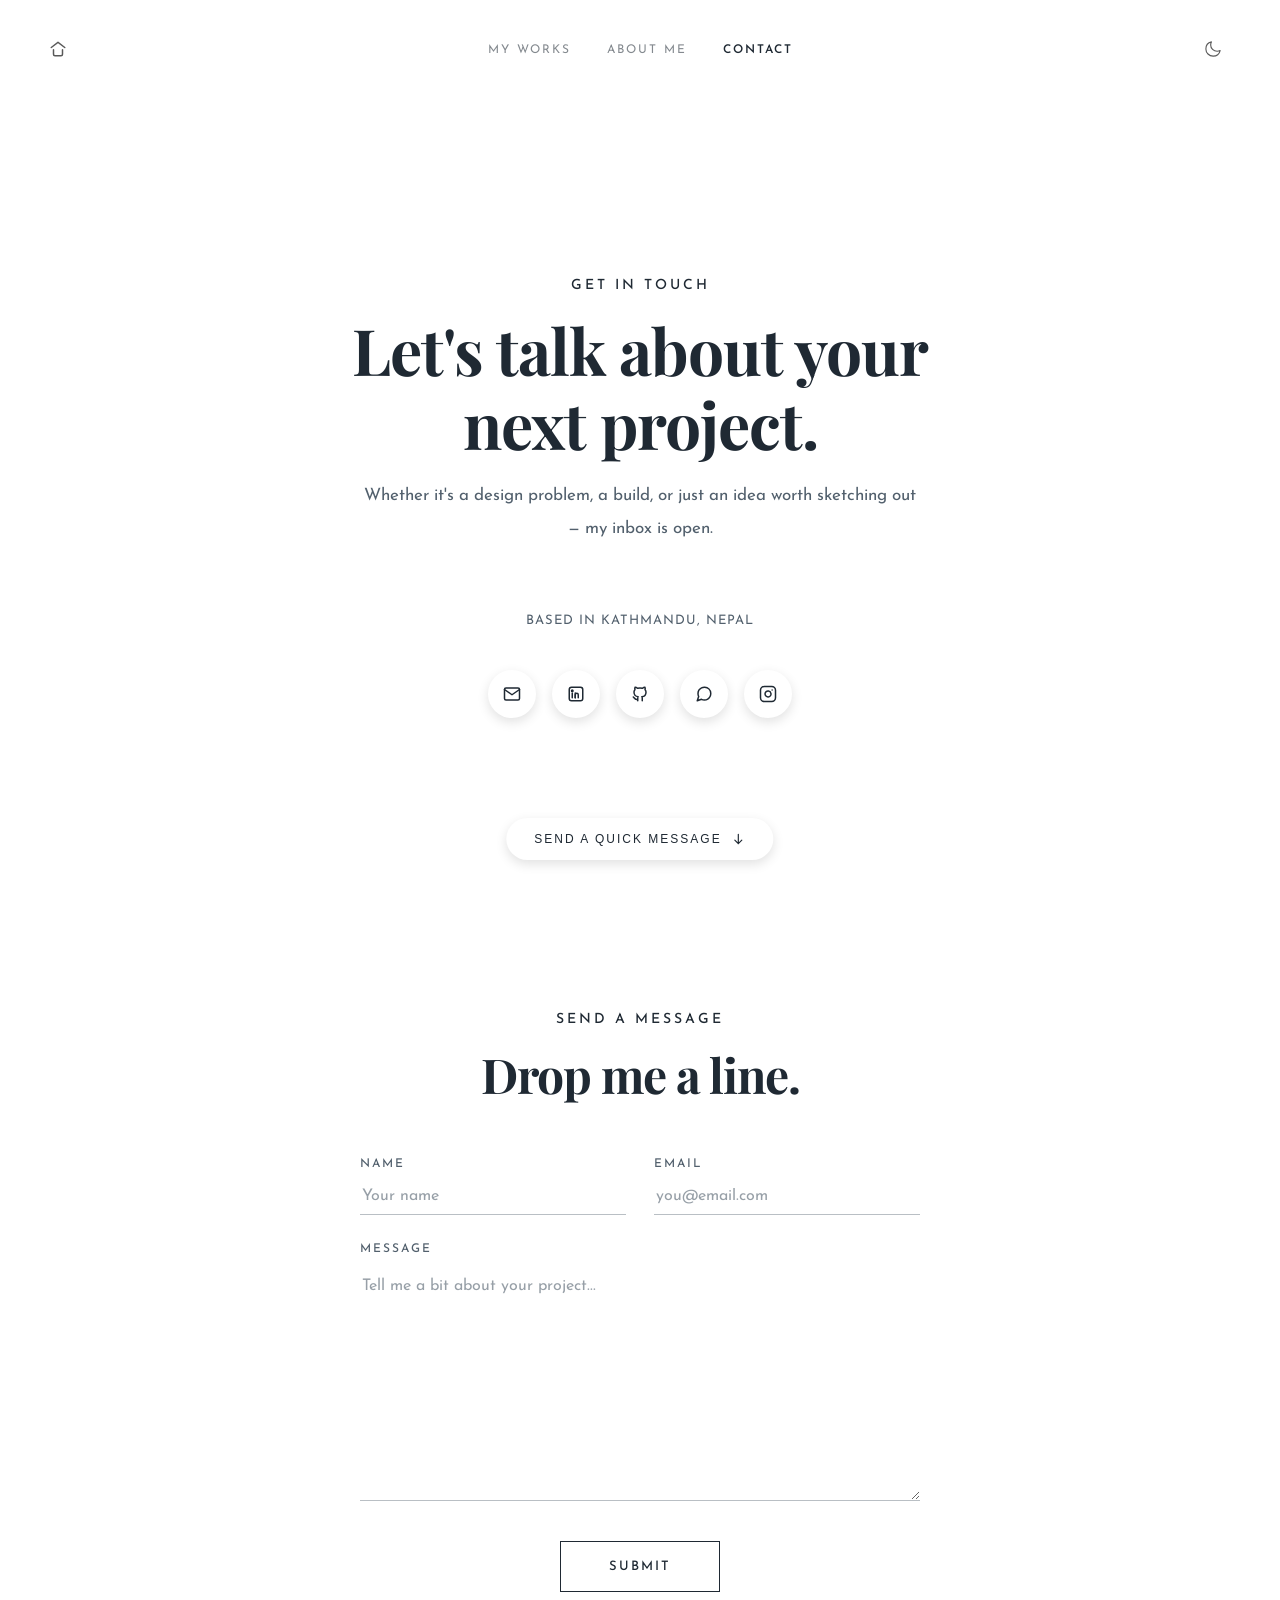
<file: pages/contact.html>
<!DOCTYPE html>
<html lang="en">
<head>
    <meta charset="UTF-8">
    <meta name="viewport" content="width=device-width, initial-scale=1.0">
    <title>Contact | Subham Ghimire</title>

    <link rel="stylesheet" href="../css/style.css">
    <link rel="icon" type="image/png" href="../assets/icon.png" sizes="32x32">

</head>

<body>

<script>if(sessionStorage.getItem('darkMode')==='on')document.body.classList.add('dark-mode');</script>

<header>

    <nav>

        <a href="../index.html" class="homeButton">
            <img src="../assets/home.svg" alt="Home" width="18" height="18">
        </a>

        <ul class="navLinks">
            <li><a href="works.html">My Works</a></li>
            <li><a href="about.html">About Me</a></li>
            <li><a href="contact.html" class="active">Contact</a></li>
        </ul>

        <button class="darkModeToggle" id="darkModeToggle" aria-label="Toggle dark mode">
            <img src="../assets/dark.svg" alt="Toggle dark mode" width="18" height="18" data-dark="../assets/dark.svg" data-light="../assets/light.svg">
        </button>

    </nav>

</header>

<main>

    

    <section id="contact" class="fullSection centerBlock" style="padding:96px 24px;">

        <div class="sectionIntro">

            <p class="eyebrow">
                Get In Touch
            </p>

            <h1 class="serifHeading" style="width:min(680px, 100%); margin:0 auto; font-size:clamp(36px, 5vw, 64px);">
                Let's talk about your next project.
            </h1>

            <p class="bodyText" style="width:min(560px, 100%); margin:20px auto 0; text-align:center;">
                Whether it's a design problem, a build, or just an idea worth
                sketching out &mdash; my inbox is open.
            </p>

        </div>

        <p class="bodyText" style="width:min(400px, 100%); margin:8px auto 0; text-align:center; font-size:13px; letter-spacing:1px; text-transform:uppercase; color:var(--color-muted);">
            Based in Kathmandu, Nepal
        </p>

        <div class="socialRow" style="margin:36px 0 0;">

            <a href="mailto:subham.ghimire42297@gmail.com" class="iconButton" aria-label="Email">
                <svg width="18" height="18" viewBox="0 0 24 24" fill="none" stroke="currentColor" stroke-width="2" stroke-linecap="round" stroke-linejoin="round">
                    <path d="M4 4h16c1.1 0 2 .9 2 2v12c0 1.1-.9 2-2 2H4c-1.1 0-2-.9-2-2V6c0-1.1.9-2 2-2z"/>
                    <polyline points="22,6 12,13 2,6"/>
                </svg>
            </a>

            <a href="https://linkedin.com/in/subhamghimire" target="_blank" rel="noopener" class="iconButton" aria-label="LinkedIn">
                <svg width="18" height="18" viewBox="0 0 24 24" fill="none" stroke="currentColor" stroke-width="2" stroke-linecap="round" stroke-linejoin="round">
                    <rect x="3" y="3" width="18" height="18" rx="3"/>
                    <circle cx="7" cy="7.5" r="1"/>
                    <path d="M7 10.5V17"/>
                    <path d="M11 17v-4a2 2 0 0 1 4 0v4"/>
                    <path d="M11 10.5V17"/>
                </svg>
            </a>

            <a href="https://github.com/ghimiresubham" target="_blank" rel="noopener" class="iconButton" aria-label="GitHub">
                <svg width="18" height="18" viewBox="0 0 24 24" fill="none" stroke="currentColor" stroke-width="2" stroke-linecap="round" stroke-linejoin="round">
                    <path d="M9 19c-4.3 1.4-4.3-2.5-6-3m12 5v-3.5c0-1 .1-1.4-.5-2 2.8-.3 5.5-1.4 5.5-6a4.6 4.6 0 0 0-1.3-3.2 4.2 4.2 0 0 0-.1-3.2s-1.1-.3-3.5 1.3a12.3 12.3 0 0 0-6.2 0C6.5 2.8 5.4 3.1 5.4 3.1a4.2 4.2 0 0 0-.1 3.2A4.6 4.6 0 0 0 4 9.5c0 4.6 2.7 5.7 5.5 6-.6.6-.6 1.2-.5 2V21"/>
                </svg>
            </a>

            <a href="https://wa.me/9779844129198" target="_blank" rel="noopener" class="iconButton" aria-label="WhatsApp">
                <svg width="18" height="18" viewBox="0 0 24 24" fill="none" stroke="currentColor" stroke-width="2" stroke-linecap="round" stroke-linejoin="round">
                    <path d="M21 11.5a8.38 8.38 0 0 1-.9 3.8 8.5 8.5 0 0 1-7.6 4.7 8.38 8.38 0 0 1-3.8-.9L3 21l1.9-5.7a8.38 8.38 0 0 1-.9-3.8 8.5 8.5 0 0 1 4.7-7.6 8.38 8.38 0 0 1 3.8-.9h.5a8.48 8.48 0 0 1 8 8v.5z"/>
                </svg>
            </a>

            <a href="https://instagram.com/6040_subham" target="_blank" rel="noopener" class="iconButton" aria-label="Instagram">
                <svg width="18" height="18" viewBox="0 0 24 24" fill="none" stroke="currentColor" stroke-width="2" stroke-linecap="round" stroke-linejoin="round">
                    <rect x="2" y="2" width="20" height="20" rx="5"/>
                    <path d="M16 11.37A4 4 0 1 1 12.63 8 4 4 0 0 1 16 11.37z"/>
                    <line x1="17.5" y1="6.5" x2="17.51" y2="6.5"/>
                </svg>
            </a>

        </div>

        <button class="scrollDown scrollCta" data-target="#message-form" aria-label="Send a quick message" style="position:absolute; left:50%; bottom:40px;">
            <span>Send a quick message</span>
            <svg width="14" height="14" viewBox="0 0 24 24" fill="none" stroke="currentColor" stroke-width="2" stroke-linecap="round" stroke-linejoin="round"><path d="M12 4v16M6 14l6 6 6-6"/></svg>
        </button>

    </section>

    

    <section id="message-form" class="fullSection centerBlock" style="padding:96px 24px;">

        <div class="sectionIntro">

            <p class="eyebrow">
                Send a Message
            </p>

            <h2 class="serifHeading" style="font-size:clamp(30px, 4vw, 48px);">
                Drop me a line.
            </h2>

        </div>

        <form action="mailto:hello@subhamghimire.com" method="post" enctype="text/plain" style="width:min(560px, 100%); display:flex; flex-direction:column; gap:28px;">

            <div style="display:grid; grid-template-columns:repeat(auto-fit, minmax(min(220px, 100%), 1fr)); gap:28px;">

                <div class="formField">
                    <label class="formLabel" for="contactName">Name</label>
                    <input class="formInput" type="text" id="contactName" name="name" placeholder="Your name" required>
                </div>

                <div class="formField">
                    <label class="formLabel" for="contactEmail">Email</label>
                    <input class="formInput" type="email" id="contactEmail" name="email" placeholder="you@email.com" required>
                </div>

            </div>

            <div class="formField">
                <label class="formLabel" for="contactMessage">Message</label>
                <textarea class="formTextarea" id="contactMessage" name="message" rows="8" placeholder="Tell me a bit about your project..." required></textarea>
            </div>

            <button type="submit" class="ctaButton" style="align-self:center; margin-top:12px; padding:18px 48px;">
                Submit
            </button>

        </form>

    </section>

</main>

<script src="../scripts/script.js" defer></script>

</body>
</html>
</file>
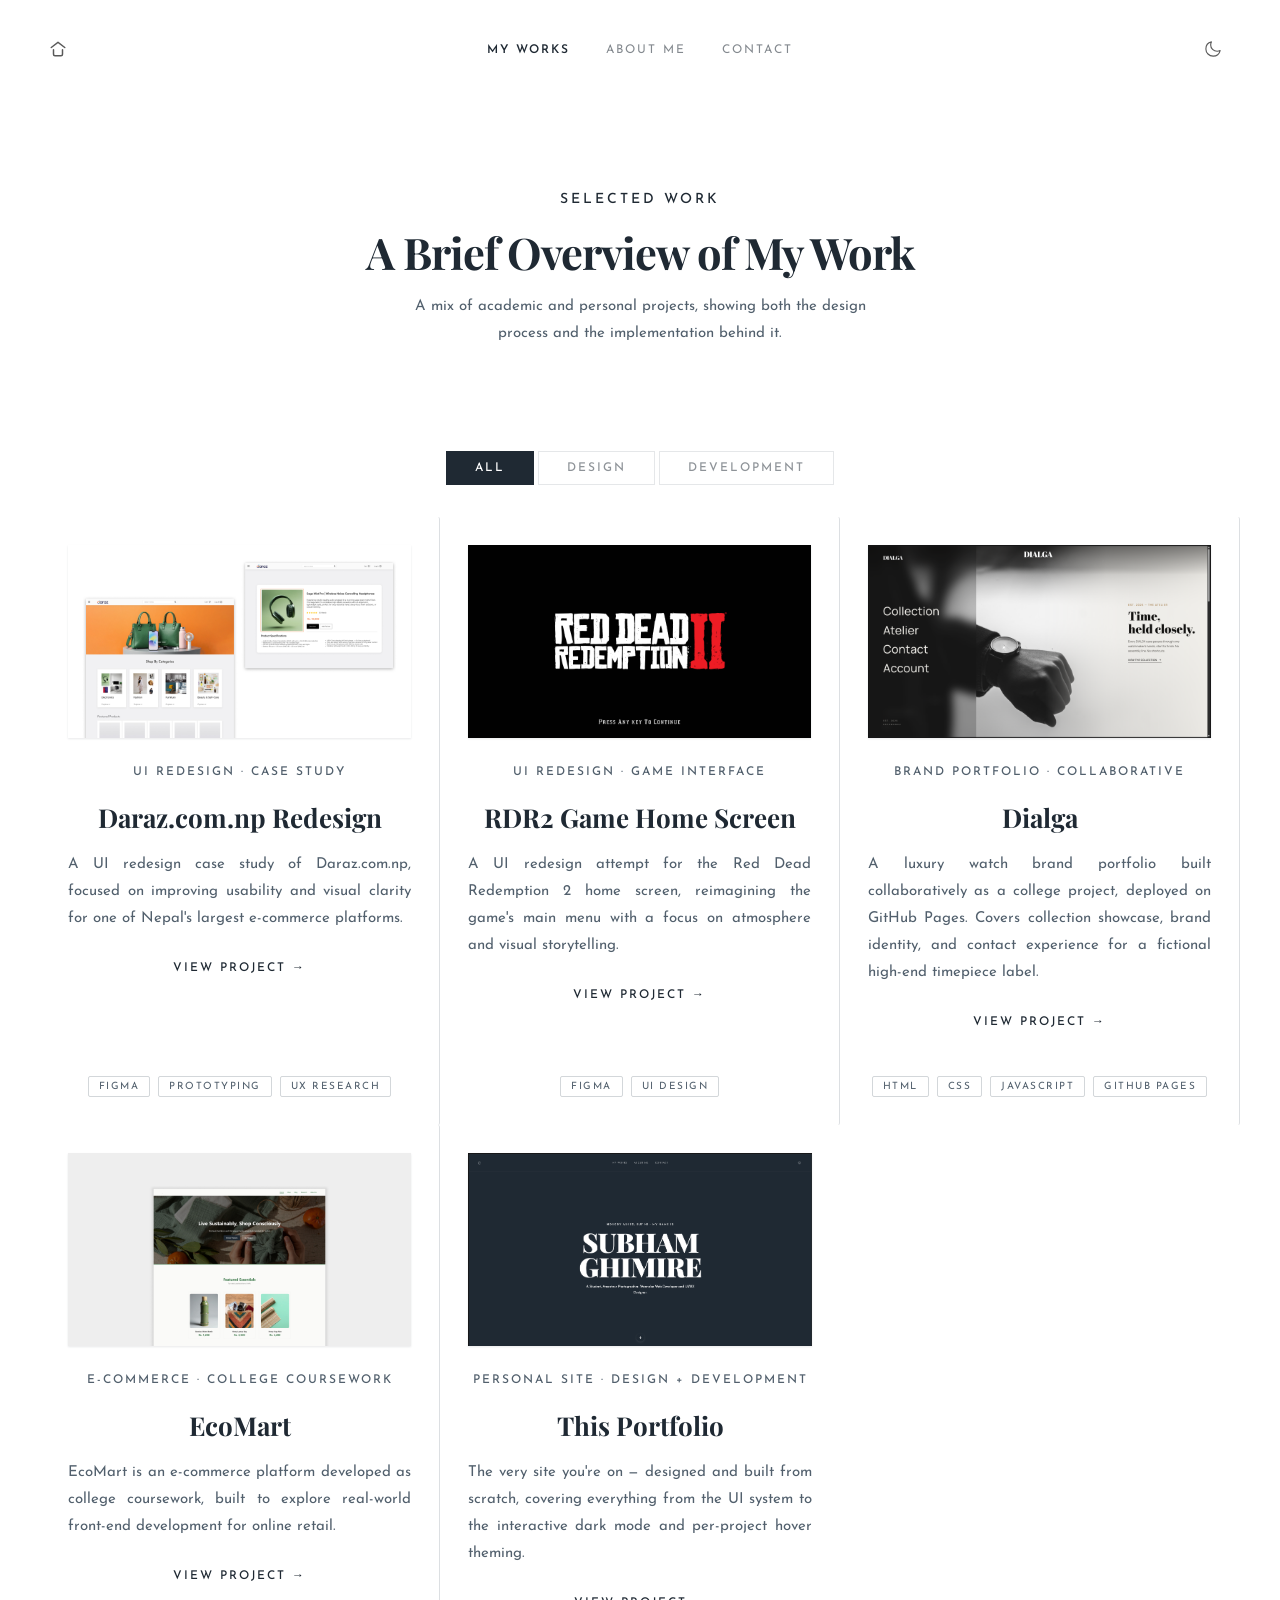
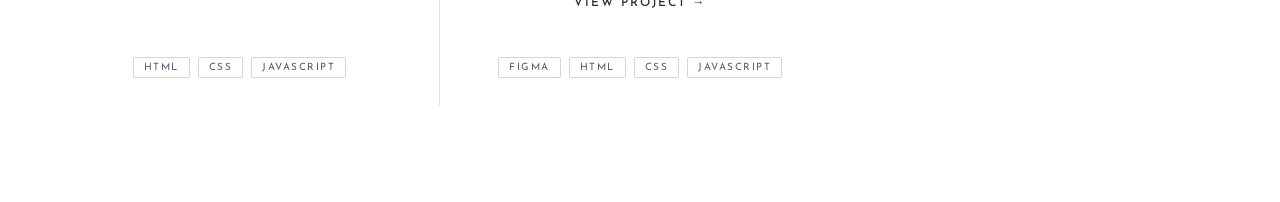
<file: pages/works.html>
<!DOCTYPE html>
<html lang="en">
<head>
    <meta charset="UTF-8">
    <meta name="viewport" content="width=device-width, initial-scale=1.0">
    <title>My Works | Subham Ghimire</title>

    <link rel="icon" type="image/png" href="../assets/icon.png" sizes="32x32">
    <link rel="stylesheet" href="../css/style.css">

    <style>

        .workTabs {
            display: flex;
            justify-content: center;
            gap: 4px;
            margin: clamp(28px, 4vw, 48px) 0 32px;
        }

        .workTab {
            padding: 10px 28px;
            border: 1px solid color-mix(in srgb, var(--color-muted) 30%, transparent);
            background: transparent;
            color: var(--color-text);
            font-family: inherit;
            font-size: 12px;
            font-weight: 500;
            letter-spacing: 2px;
            text-transform: uppercase;
            cursor: pointer;
            opacity: .5;
            transition: opacity .2s ease, background .2s ease, color .2s ease, border-color .2s ease;
        }

        .workTab:hover { opacity: .85; }

        .workTab.active {
            background: var(--color-text);
            color: var(--color-bg);
            border-color: var(--color-text);
            opacity: 1;
        }

        .worksGrid {
            display: grid;
            grid-template-columns: repeat(auto-fit, minmax(min(380px, 100%), 1fr));
            gap: 0;
        }

        .workCard {
            padding: 28px;
            display: flex;
            flex-direction: column;
            border-radius: 2px;
            border-right: 1px solid color-mix(in srgb, var(--color-muted) 20%, transparent);
            transition: background-color .4s ease, transform .35s ease;
        }

        .workCard:last-child { border-right: none; }

        .workCard:hover {
            background: transparent;
            transform: translateY(-4px);
        }

        .projectShot {
            width: 100%;
            aspect-ratio: 16/9;
            object-fit: cover;
            object-position: top;
            margin-bottom: 28px;
            transition: transform .5s ease, box-shadow .5s ease;
            box-shadow: 0 1px 2px color-mix(in srgb, var(--color-text) 10%, transparent);
        }

        .workCard:hover .projectShot {
            transform: translateY(-2px) scale(1.015);
            box-shadow: 0 18px 34px -14px color-mix(in srgb, var(--color-text) 30%, transparent);
        }

        .cardTools {
            display: flex;
            gap: 8px;
            flex-wrap: wrap;
            justify-content: center;
            margin-top: auto;
            padding-top: 16px;
        }

        .toolTag {
            font-size: 10px;
            letter-spacing: 1.5px;
            text-transform: uppercase;
            color: var(--color-muted);
            padding: 4px 10px;
            border: 1px solid color-mix(in srgb, var(--color-muted) 25%, transparent);
            border-radius: 2px;
        }

        .workCard[data-hidden="true"] { display: none; }

        .hobbyDivider {
            height: 1px;
            background: color-mix(in srgb, var(--color-muted) 20%, transparent);
            margin: 0;
        }

        @media (max-width: 768px) {
            .workCard {
                border-right: none;
                border-bottom: 1px solid color-mix(in srgb, var(--color-muted) 20%, transparent);
            }
            .workCard:last-child { border-bottom: none; }
        }

    </style>
</head>

<body>

<script>if(sessionStorage.getItem('darkMode')==='on')document.body.classList.add('dark-mode');</script>

<header>
    <nav>
        <a href="../index.html" class="homeButton">
            <img src="../assets/home.svg" alt="Home" width="18" height="18">
        </a>
        <ul class="navLinks">
            <li><a href="works.html" class="active">My Works</a></li>
            <li><a href="about.html">About Me</a></li>
            <li><a href="contact.html">Contact</a></li>
        </ul>
        <button class="darkModeToggle" id="darkModeToggle" aria-label="Toggle dark mode">
            <img src="../assets/dark.svg" alt="Toggle dark mode" width="18" height="18"
                 data-dark="../assets/dark.svg"
                 data-light="../assets/light.svg">
        </button>
    </nav>
</header>

<main>

    <section id="work" class="fullSection" style="padding:96px 0;">

        <div class="sectionIntro">
            <p class="eyebrow">Selected Work</p>
            <h2 class="serifHeading" style="max-width:640px; margin:0 auto; font-size:clamp(28px, 3.4vw, 48px);">
                A Brief Overview of My Work
            </h2>
            <p style="max-width:460px; margin:16px auto 0; font-size:15px; line-height:1.8; color:var(--color-muted);">
                A mix of academic and personal projects, showing both the design process
                and the implementation behind it.
            </p>
        </div>

        <div class="workTabs">
            <button class="workTab active" data-filter="all">All</button>
            <button class="workTab" data-filter="design">Design</button>
            <button class="workTab" data-filter="dev">Development</button>
        </div>

        <div class="worksGrid" id="worksGrid">

            <article class="workCard workCard--daraz" data-tags="design">
                <img src="../assets/daraz.jpg" alt="Daraz.com.np Redesign" class="projectShot">
                <p class="cardTag">UI Redesign &middot; Case Study</p>
                <h3 class="cardTitle">Daraz.com.np Redesign</h3>
                <p class="cardDesc">A UI redesign case study of Daraz.com.np, focused on improving usability and visual clarity for one of Nepal's largest e-commerce platforms.</p>
                <a href="https://www.figma.com/proto/6S8n9WeEFWRbaRE1Iao4KX/Daraz.com.np-%7C-Re-designed?node-id=201-63&t=8VQKBX7LRQygTDNG-1" class="workLink" target="_blank" rel="noopener" style="margin-bottom:32px; color:var(--color-text); text-decoration:none; font-size:12px; font-weight:500; letter-spacing:2px; text-transform:uppercase; text-align:center;">View Project &rarr;</a>
                <div class="cardTools">
                    <span class="toolTag">Figma</span>
                    <span class="toolTag">Prototyping</span>
                    <span class="toolTag">UX Research</span>
                </div>
            </article>

            <article class="workCard workCard--rdr2" data-tags="design">
                <img src="../assets/rdr2.png" alt="RDR2 Game Home Screen Redesign" class="projectShot">
                <p class="cardTag">UI Redesign &middot; Game Interface</p>
                <h3 class="cardTitle">RDR2 Game Home Screen</h3>
                <p class="cardDesc">A UI redesign attempt for the Red Dead Redemption 2 home screen, reimagining the game's main menu with a focus on atmosphere and visual storytelling.</p>
                <a href="https://www.figma.com/design/LyX9KTywGEqzYZucuVr5Nx/Game-Home-Screen?node-id=0-1&t=KpnBLQV4zekjl7pD-1" class="workLink" target="_blank" rel="noopener" style="margin-bottom:32px; color:var(--color-text); text-decoration:none; font-size:12px; font-weight:500; letter-spacing:2px; text-transform:uppercase; text-align:center;">View Project &rarr;</a>
                <div class="cardTools">
                    <span class="toolTag">Figma</span>
                    <span class="toolTag">UI Design</span>
                </div>
            </article>

            <article class="workCard workCard--dialga" data-tags="dev">
                <img src="../assets/dialga.png" alt="Dialga — Brand Portfolio" class="projectShot">
                <p class="cardTag">Brand Portfolio &middot; Collaborative</p>
                <h3 class="cardTitle">Dialga</h3>
                <p class="cardDesc">A luxury watch brand portfolio built collaboratively as a college project, deployed on GitHub Pages. Covers collection showcase, brand identity, and contact experience for a fictional high-end timepiece label.</p>
                <a href="https://bijendra54.github.io/dialga-" class="workLink" target="_blank" rel="noopener" style="margin-bottom:32px; color:var(--color-text); text-decoration:none; font-size:12px; font-weight:500; letter-spacing:2px; text-transform:uppercase; text-align:center;">View Project &rarr;</a>
                <div class="cardTools">
                    <span class="toolTag">HTML</span>
                    <span class="toolTag">CSS</span>
                    <span class="toolTag">JavaScript</span>
                    <span class="toolTag">GitHub Pages</span>
                </div>
            </article>

            <article class="workCard workCard--ecomart" data-tags="dev">
                <img src="../assets/ecomart.jpg" alt="EcoMart" class="projectShot">
                <p class="cardTag">E-commerce &middot; College Coursework</p>
                <h3 class="cardTitle">EcoMart</h3>
                <p class="cardDesc">EcoMart is an e-commerce platform developed as college coursework, built to explore real-world front-end development for online retail.</p>
                <a href="https://subghimire40.github.io/ecoMart/" class="workLink" target="_blank" rel="noopener" style="margin-bottom:32px; color:var(--color-text); text-decoration:none; font-size:12px; font-weight:500; letter-spacing:2px; text-transform:uppercase; text-align:center;">View Project &rarr;</a>
                <div class="cardTools">
                    <span class="toolTag">HTML</span>
                    <span class="toolTag">CSS</span>
                    <span class="toolTag">JavaScript</span>
                </div>
            </article>

            <article class="workCard workCard--portfolio" data-tags="design dev">
                <img src="../assets/portfolio.png" alt="This Portfolio" class="projectShot">
                <p class="cardTag">Personal Site &middot; Design + Development</p>
                <h3 class="cardTitle">This Portfolio</h3>
                <p class="cardDesc">The very site you're on — designed and built from scratch, covering everything from the UI system to the interactive dark mode and per-project hover theming.</p>
                <a href="../index.html" class="workLink" style="margin-bottom:32px; color:var(--color-text); text-decoration:none; font-size:12px; font-weight:500; letter-spacing:2px; text-transform:uppercase; text-align:center;">View Project &rarr;</a>
                <div class="cardTools">
                    <span class="toolTag">Figma</span>
                    <span class="toolTag">HTML</span>
                    <span class="toolTag">CSS</span>
                    <span class="toolTag">JavaScript</span>
                </div>
            </article>

        </div>

    </section>



</main>

<script src="../scripts/script.js" defer></script>

<script>
(function () {
    var tabs  = document.querySelectorAll('.workTab');
    var cards = document.querySelectorAll('#worksGrid .workCard');

    tabs.forEach(function (tab) {
        tab.addEventListener('click', function () {
            tabs.forEach(function (t) { t.classList.remove('active'); });
            tab.classList.add('active');
            var filter = tab.dataset.filter;
            cards.forEach(function (card) {
                var tags = (card.dataset.tags || '').split(' ');
                if (filter === 'all' || tags.indexOf(filter) !== -1) {
                    card.removeAttribute('data-hidden');
                } else {
                    card.setAttribute('data-hidden', 'true');
                }
            });
        });
    });

    var themedCards = [
        { el: document.querySelector('.workCard--daraz'),     theme: 'theme-daraz' },
        { el: document.querySelector('.workCard--ecomart'),   theme: 'theme-ecomart' },
        { el: document.querySelector('.workCard--rdr2'),      theme: 'theme-rdr2' },
        { el: document.querySelector('.workCard--dialga'),    theme: 'theme-dialga' },
        { el: document.querySelector('.workCard--portfolio'), theme: 'theme-portfolio' }
    ];

    themedCards.forEach(function (item) {
        if (!item.el) return;
        item.el.addEventListener('mouseenter', function () { document.body.classList.add(item.theme); });
        item.el.addEventListener('mouseleave', function () { document.body.classList.remove(item.theme); });
    });
})();
</script>

</body>
</html>
</file>
<file: css/style.css>
@import url('https://fonts.googleapis.com/css2?family=Josefin+Sans:wght@100..700&family=Playfair+Display:wght@400..900&display=swap');

:root{
    --color-bg:#FFFFFF;
    --color-surface:#F5F3EE;
    --color-text:#1F2933;
    --color-muted:#52606D;
    --color-accent:#1F2933;
}

*{
    margin:0;
    padding:0;
    box-sizing:border-box;
}

html{
    scroll-behavior:smooth;
}

body{
    background-color:var(--color-bg);
    color:var(--color-text);
    font-family:"Josefin Sans", sans-serif;

    transition:background-color .6s ease, color .6s ease;

    opacity:0;
    animation:pageLoad 1.2s cubic-bezier(.22,1,.36,1) forwards;
}

body{
    opacity:0;
    animation:fadeIn 1s ease forwards;
}

@keyframes fadeIn{
    to{
        opacity:1;
    }
}

@media (prefers-reduced-motion:reduce){
    html{ scroll-behavior:auto; }
    *{ animation-duration:.01ms !important; animation-iteration-count:1 !important; transition-duration:.01ms !important; }
}

main{
    width:1200px;
    max-width:calc(100% - 64px);
    margin:0 auto;
}

.fullSection{
    position:relative;
    min-height:calc(100vh - 96px); 
    scroll-margin-top:96px;        
    display:flex;
    flex-direction:column;
    justify-content:center;        
}

.centerBlock{
    align-items:center;
    text-align:center;
}

.sectionIntro{
    align-self:center;
    margin-bottom:clamp(32px, 5vw, 56px); 
    text-align:center;
}

.eyebrow{
    margin-bottom:20px;
    font-size:14px;
    font-weight:500;
    letter-spacing:3px;
    text-transform:uppercase;
    color:var(--color-text);
    text-align:center;
}

.serifHeading{
    font-family:"Playfair Display", serif;
    font-weight:700;
    line-height:1.15;
    letter-spacing:-1px;
    text-align:center;
}

.bodyText{
    font-size:clamp(14px, 2.4vw, 17px);
    line-height:1.9;
    color:var(--color-muted);
    text-align:justify;
}

@media (max-width:900px){
    .fullSection{
        min-height:calc(100vh - 160px);
    }
}

header {
    position: sticky;
    top: 0;
    z-index: 1000;

    width: 100%;
    height: 96px;

    background: rgba(255, 255, 255, 0);
    backdrop-filter: blur(12.4px);
    -webkit-backdrop-filter: blur(240px);
    border: 1px solid rgba(255, 255, 255, 0.08);

    
    transition: background-color 0.4s ease, border-color 0.4s ease;
}

nav{
    position: relative;

    padding:48px;
    height:96px;
    margin:0 auto;

    display:flex;
    justify-content:center;
    align-items:center;
}

.homeButton{
    position:absolute;
    left:48px;

    display:flex;
    align-items:center;
    justify-content:center;

    color:var(--color-text);
    text-decoration:none;
    font-size:12px;
    font-weight:600;
    letter-spacing:2px;
    text-transform:uppercase;
    opacity:.65;

    transition:opacity .25s;
}

.homeButton:hover{
    opacity: 1;
}

.darkModeToggle{
    position:absolute;
    right:48px;

    display:flex;
    align-items:center;
    justify-content:center;

    width:36px;
    height:36px;

    border:none;
    border-radius:50%;
    background:transparent;
    cursor:pointer;

    opacity:.65;
    transition:opacity .25s, background-color .25s ease;
}

.darkModeToggle:hover{
    opacity:1;
    background:color-mix(in srgb, var(--color-text) 8%, transparent);
}

.darkModeToggle:focus-visible{
    outline:2px solid var(--color-accent);
    outline-offset:3px;
}

.navLinks{
    display:flex;
    gap:36px;
    list-style:none;
}

.navLinks a{
    color:var(--color-text);
    text-decoration:none;

    font-size:12px;
    font-weight:400;
    letter-spacing:2px;
    text-transform:uppercase;

    opacity:.55;
    transition:opacity .25s, color .5s ease;
}

.navLinks a:hover{
    opacity:1;
}

.navLinks a.active{
    opacity:1;
    color:var(--color-accent);
    font-weight:600;
}

@media (max-width:900px){
    header{ height:auto; }

    nav{
        height:auto;
        padding:24px 0;

        flex-direction:column;
        gap:24px;
    }

    
    .homeButton,
    .darkModeToggle{
        position:static;
    }

    main{ max-width:calc(100% - 40px); }
}

img{
    display:block;
    max-width:100%;
}

.scrollDown{
    width:44px;
    height:44px;
    border-radius:50%;
    border:none;
    background:#fff;
    color:var(--color-text);

    display:flex;
    align-items:center;
    justify-content:center;
    cursor:pointer;

    box-shadow: 0 4px 12px rgba(0, 0, 0, 0.12);

    animation:bounceDown 2.4s ease-in-out infinite;
    transition:border-color .3s ease, color .3s ease, background-color .3s ease;
}

.scrollDown:hover{
    border-color:var(--color-accent);
    background:var(--color-accent);
    color:var(--color-bg);
    animation-play-state:paused;
}

.scrollDown:focus-visible{
    outline:2px solid var(--color-accent);
    outline-offset:3px;
}

@keyframes bounceDown{
    0%,100%{ transform:translate(-50%,0); }
    50%{ transform:translate(-50%,8px); }
}

.scrollCta{
    width:auto;
    height:auto;
    padding:14px 28px;
    gap:10px;

    border-radius:999px;

    font-size:12px;
    font-weight:500;
    letter-spacing:2px;
    text-transform:uppercase;
    white-space:nowrap;

    animation:none;
    transform:translate(-50%, 0);
    transition:border-color .3s ease, color .3s ease, background-color .3s ease, transform .3s ease;
}

.scrollCta:hover{
    transform:translate(-50%, -4px);
}

.factRow{
    display:flex;
    justify-content:space-between;
    align-items:baseline;
    gap:24px;
    padding:16px 0;
    border-bottom:1px solid color-mix(in srgb, var(--color-muted) 25%, transparent);
}

.factLabel{
    font-size:clamp(11px, 2vw, 13px);
    letter-spacing:2px;
    text-transform:uppercase;
    color:var(--color-muted);
    white-space:nowrap; 
    text-align:center;
}

.factValue{
    font-size:clamp(13px, 2.4vw, 15px);
    text-align:center;
}

.cardTag{
    margin-bottom:22px;
    font-size:12px;
    font-weight:500;
    letter-spacing:2px;
    text-transform:uppercase;
    color:var(--color-muted);
    text-align:center;
}

.cardTitle{
    margin-bottom:16px;
    font-family:"Playfair Display", serif;
    font-size:26px;
    font-weight:700;
    text-align:center;
}

.cardDesc{
    margin-bottom:28px;
    font-size:15px;
    line-height:1.8;
    color:var(--color-muted);
    text-align:justify;
}

.workCard{
    transition:background-color .4s ease, transform .35s ease;
}

.workCard:hover{
    background:transparent;
    transform:translateY(-4px);
}

.workLink{
    transition:color .3s ease;
}

.workLink:hover{
    color:var(--color-accent);
}

.projectShot{
    transition:transform .5s ease, box-shadow .5s ease;
    box-shadow:0 1px 2px color-mix(in srgb, var(--color-text) 10%, transparent);
}

.workCard:hover .projectShot{
    transform:translateY(-2px) scale(1.015);
    box-shadow:0 18px 34px -14px color-mix(in srgb, var(--color-text) 30%, transparent);
}

.ctaButton{
    border:1px solid var(--color-accent); 
    background:transparent;
    color:var(--color-accent);
    font:inherit;
    font-size:13px;
    font-weight:500;
    letter-spacing:2px;
    text-transform:uppercase;
    cursor:pointer;
    transition:background-color .3s ease, color .3s ease, border-color .5s ease;

}

.ctaButton:hover{
    background:#1F2933;
    color: #fff;
}

.socialRow{
    display:flex;
    flex-wrap:wrap;
    justify-content:center;
    gap:16px;
}

.iconButton{
    width:48px;
    height:48px;
    border-radius:50%;
    border:none;
    background:#fff;
    color:var(--color-text);

    display:flex;
    align-items:center;
    justify-content:center;
    cursor:pointer;
    text-decoration:none;

    box-shadow:0 4px 12px rgba(0, 0, 0, 0.12);
    transition:border-color .3s ease, color .3s ease, background-color .3s ease, transform .3s ease;
}

.iconButton:hover{
    background:var(--color-accent);
    color:var(--color-bg);
    transform:translateY(-3px);
}

.iconButton:focus-visible{
    outline:2px solid var(--color-accent);
    outline-offset:3px;
}

body.dark-mode .iconButton{
    background:#1F2933;
    box-shadow:0 4px 12px rgba(255, 255, 255, 0.12);
}

.formField{
    display:flex;
    flex-direction:column;
    gap:8px;
    text-align:left;
}

.formLabel{
    font-size:12px;
    font-weight:500;
    letter-spacing:2px;
    text-transform:uppercase;
    color:var(--color-muted);
}

.formInput,
.formTextarea{
    width:100%;
    background:transparent;
    border:none;
    border-bottom:1px solid color-mix(in srgb, var(--color-muted) 40%, transparent);
    padding:10px 2px;

    font-family:inherit;
    font-size:16px;
    color:var(--color-text);

    outline:none;
    transition:border-color .3s ease;
}

.formTextarea{
    resize:vertical;
    line-height:1.7;
}

.formInput:focus,
.formTextarea:focus{
    border-color:var(--color-accent);
}

.formInput::placeholder,
.formTextarea::placeholder{
    color:var(--color-muted);
    opacity:.6;
}

@media (max-width:900px){
    .siteFooter{
        flex-direction:column;
        text-align:center;
    }

    .footerLinks{
        flex-wrap:wrap;
        justify-content:center;
    }
}

/* Light mode: hovering a project card only tints the page background; header stays as-is (white/translucent) */
body.theme-daraz {
    --color-bg: #F1F1F2;
}

body.theme-ecomart {
    --color-bg: #eef6f1;
}

body.theme-rdr2 {
    --color-bg: #FBEAEA;
}

body.theme-dialga {
    --color-bg: #FAF6EC;
}

body.theme-portfolio {
    --color-bg: #EDF0F7;
}

body.dark-mode{
    --color-bg:#1F2933;
    --color-text:#fff;
    --color-muted:#fff;
    --color-accent:#fff;
}

body.dark-mode .homeButton img,
body.dark-mode .darkModeToggle img{
    filter:invert(1);
}

body.dark-mode .darkModeToggle img{
    transform:scale(1.25);
}

body.dark-mode .scrollDown{
    background:#1F2933;
    box-shadow:0 4px 12px rgba(255, 255, 255, 0.12);
}

body.dark-mode .scrollDown:hover{
    background:var(--color-accent);
    color:var(--color-bg);
    box-shadow:0 4px 12px rgba(255, 255, 255, 0.18);
}

body.dark-mode .ctaButton:hover{
    background:#fff;
    color:#1F2933;
}

/* Dark mode: hovering a project card only tints the header; body background stays the standard dark bg */
body.dark-mode.theme-daraz header{
    background-color:#F08033;
    backdrop-filter:none;
    -webkit-backdrop-filter:none;
    border-color:transparent;
}

body.dark-mode.theme-ecomart header{
    background-color:#2F6F3E;
    backdrop-filter:none;
    -webkit-backdrop-filter:none;
    border-color:transparent;
}

body.dark-mode.theme-rdr2 header{
    background-color:#8B1E1E;
    backdrop-filter:none;
    -webkit-backdrop-filter:none;
    border-color:transparent;
}

body.dark-mode.theme-dialga header{
    background-color:#A67C27;
    backdrop-filter:none;
    -webkit-backdrop-filter:none;
    border-color:transparent;
}

body.dark-mode.theme-portfolio header{
    background-color:#2F3E6F;
    backdrop-filter:none;
    -webkit-backdrop-filter:none;
    border-color:transparent;
}

@media (max-width: 768px) {

    
    #hero .eyebrow{
        font-size:12px;
        letter-spacing:2px;
        margin-bottom:16px;
    }

    
    #hero h1{
        font-size:clamp(64px, 18vw, 96px) !important;
        line-height:0.9;
        letter-spacing:-2px;
        margin-bottom:20px !important;
    }

    
    #hero p:last-of-type{
        font-size:14px !important;
        line-height:1.7;
        max-width:320px;
    }

}
</file>
